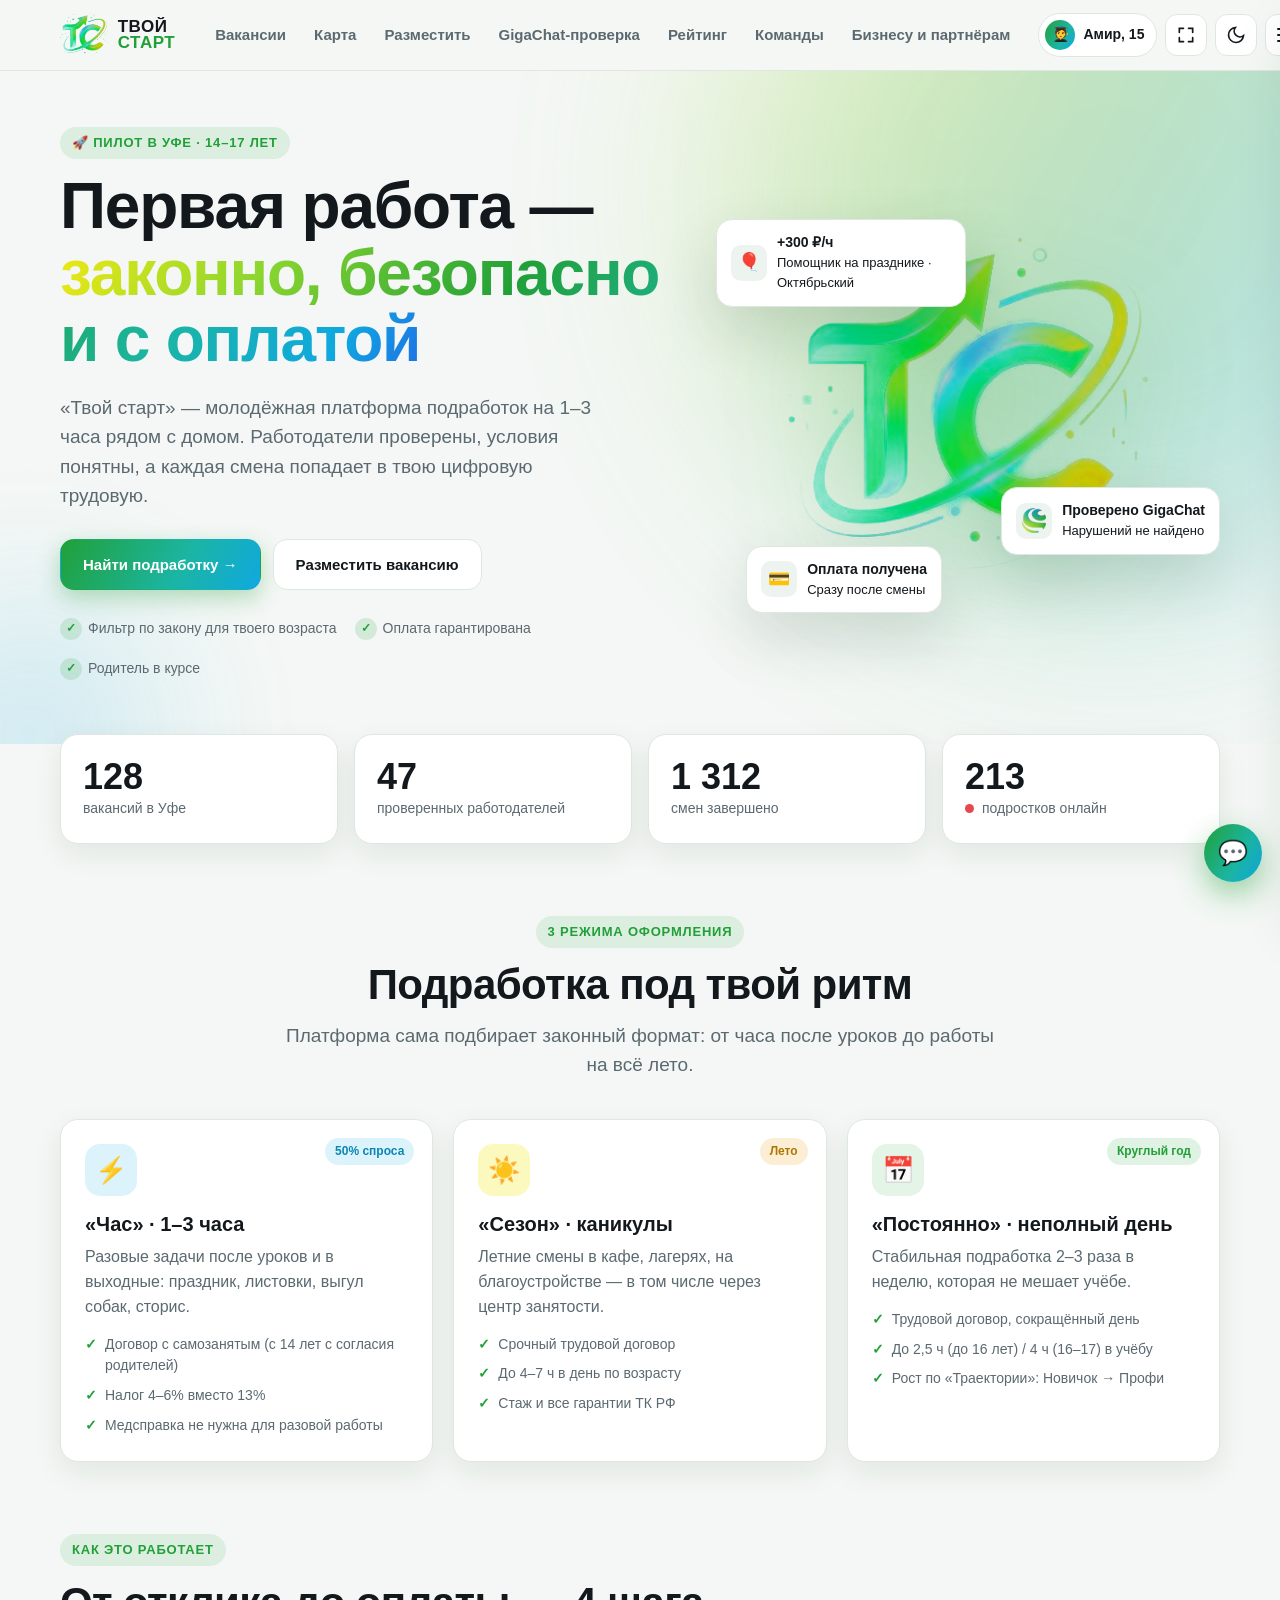
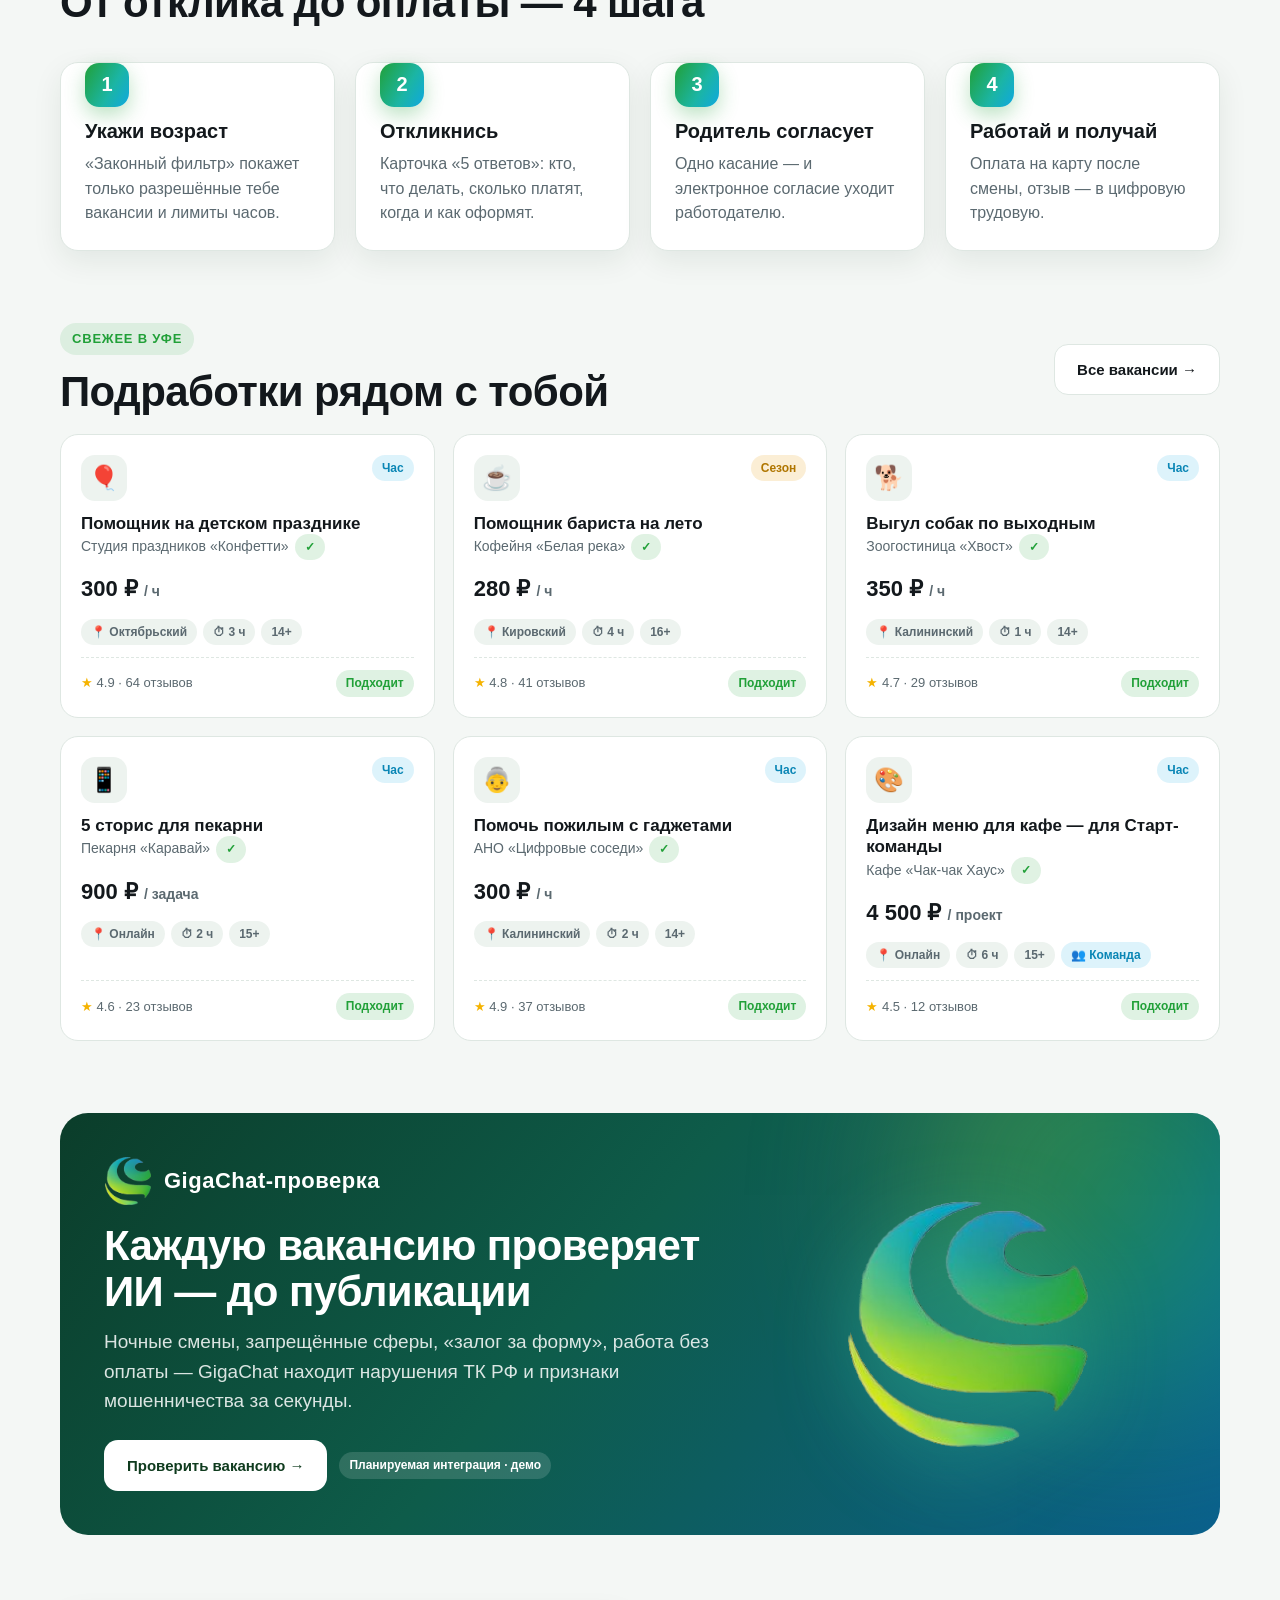
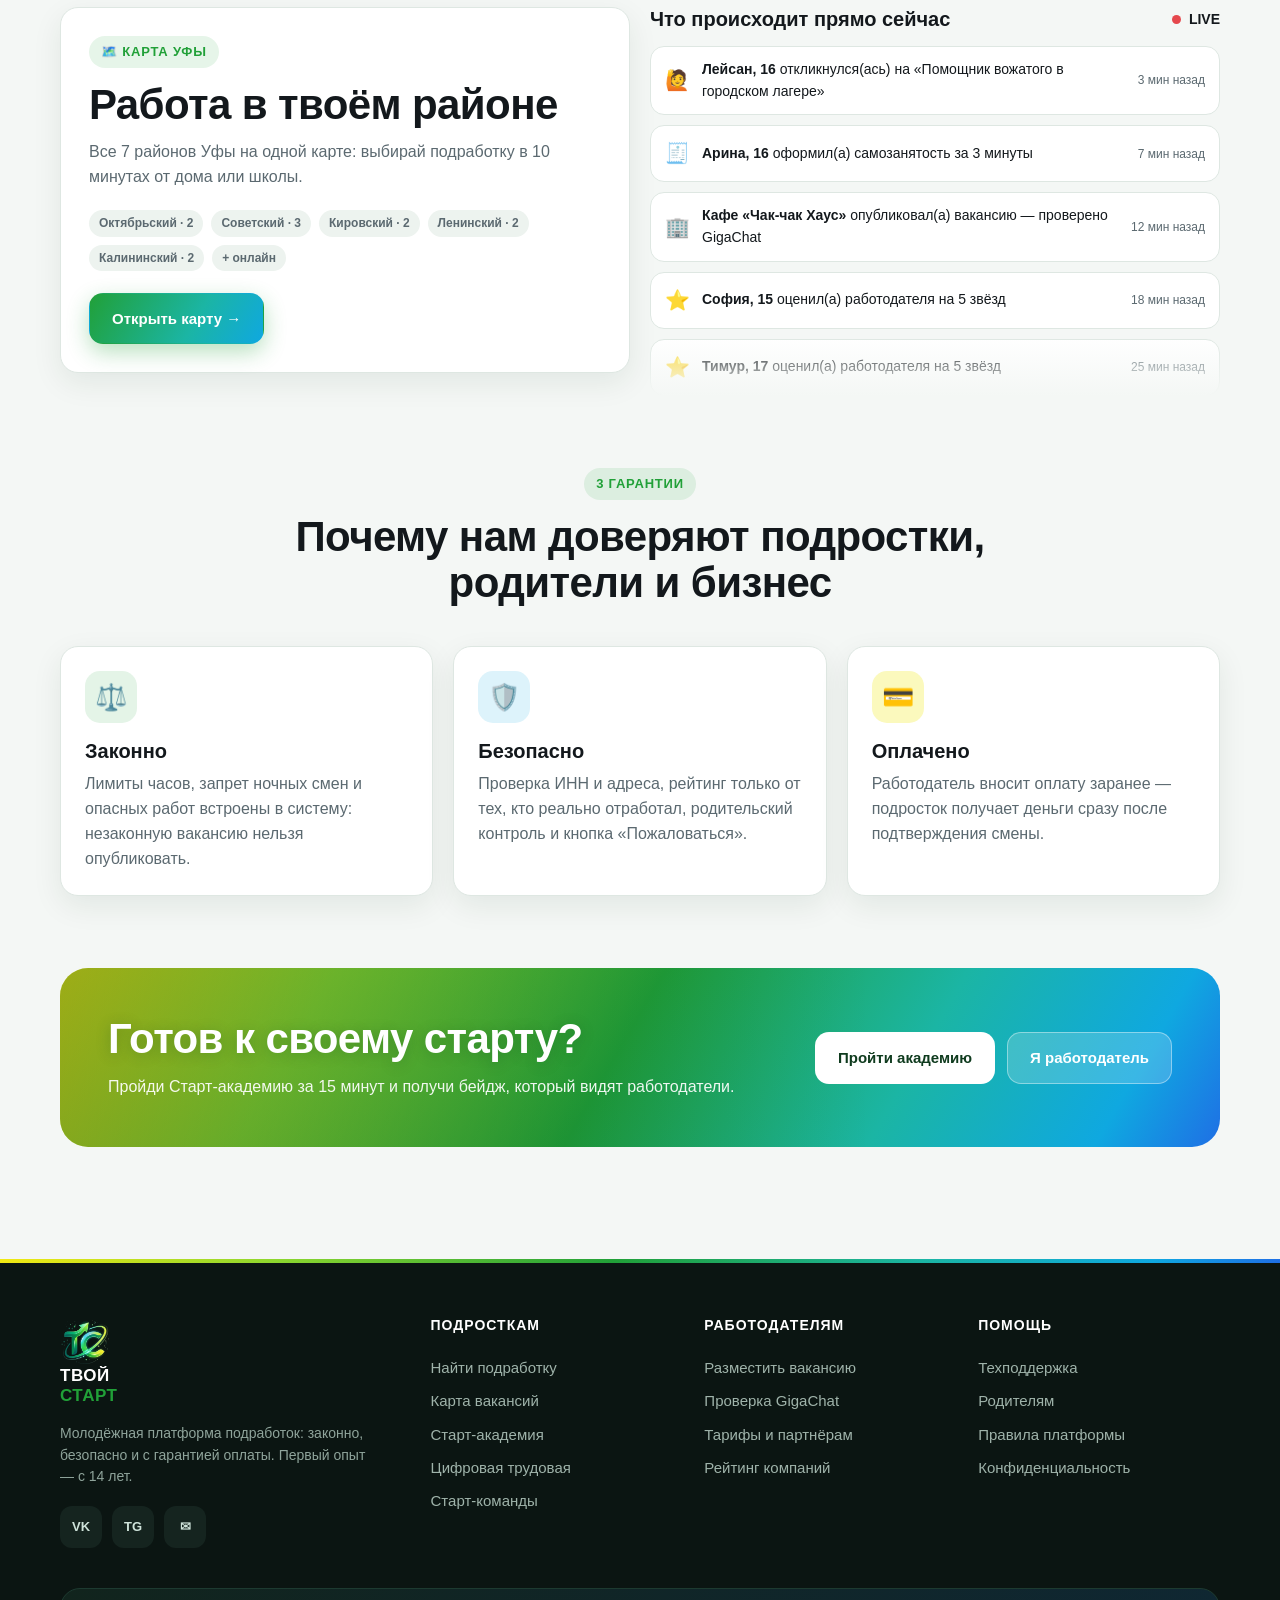
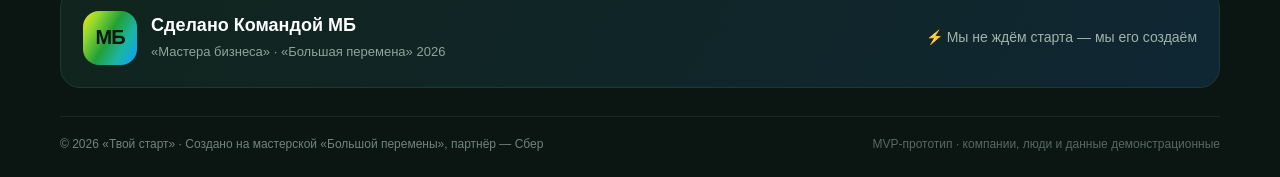
<file: tvoy-start/index.html>
<!DOCTYPE html>
<html lang="ru">
<head>
<meta charset="utf-8">
<meta name="viewport" content="width=device-width,initial-scale=1,viewport-fit=cover">
<title>Твой старт — молодёжная платформа подработок</title>
<meta name="description" content="Законные подработки на 1–3 часа для подростков 14–17 лет. Проверенные работодатели, гарантия оплаты, цифровая трудовая. Пилот — Уфа.">
<meta name="theme-color" content="#21A038">
<link rel="icon" href="assets/favicon.png">
<link rel="stylesheet" href="css/style.css">
<script>try{document.documentElement.dataset.theme=JSON.parse(localStorage.getItem('ts_theme'))||'light'}catch(e){document.documentElement.dataset.theme='light'}</script>
</head>
<body data-page="home">
<main>
  <!-- HERO -->
  <section class="hero">
    <div class="container hero-grid">
      <div>
        <span class="eyebrow">🚀 Пилот в Уфе · 14–17 лет</span>
        <h1>Первая работа — <span class="grad-text">законно, безопасно и с оплатой</span></h1>
        <p class="lead">«Твой старт» — молодёжная платформа подработок на 1–3 часа рядом с домом. Работодатели проверены, условия понятны, а каждая смена попадает в твою цифровую трудовую.</p>
        <div class="hero-cta">
          <a href="vacancies.html" class="btn btn-primary">Найти подработку →</a>
          <a href="post.html" class="btn btn-ghost">Разместить вакансию</a>
        </div>
        <div class="hero-trust">
          <span><i>✓</i>Фильтр по закону для твоего возраста</span>
          <span><i>✓</i>Оплата гарантирована</span>
          <span><i>✓</i>Родитель в курсе</span>
        </div>
      </div>
      <div class="hero-visual">
        <img class="hero-mark hm-light" src="assets/logo-mark-light.png" alt="Эмблема «Твой старт»">
        <img class="hero-mark hm-dark" src="assets/logo-mark.png" alt="">
        <div class="float-card fc1"><div class="fc-ico">🎈</div><div><b>+300 ₽/ч</b>Помощник на празднике · Октябрьский</div></div>
        <div class="float-card fc2"><div class="fc-ico"><img src="assets/gigachat-icon.png" alt="" style="width:24px"></div><div><b>Проверено GigaChat</b>Нарушений не найдено</div></div>
        <div class="float-card fc3"><div class="fc-ico">💳</div><div><b>Оплата получена</b>Сразу после смены</div></div>
      </div>
    </div>
  </section>

  <!-- STATS -->
  <div class="container">
    <div class="stats reveal">
      <div class="stat"><b data-count="128">0</b><span>вакансий в Уфе</span></div>
      <div class="stat"><b data-count="47">0</b><span>проверенных работодателей</span></div>
      <div class="stat"><b data-count="1312">0</b><span>смен завершено</span></div>
      <div class="stat"><b><span id="online">213</span></b><span class="live" style="color:var(--muted);font-weight:500"><i></i>подростков онлайн</span></div>
    </div>
  </div>

  <!-- 3 РЕЖИМА -->
  <section>
    <div class="container">
      <div class="sec-head center reveal"><span class="eyebrow">3 режима оформления</span><h2>Подработка под твой ритм</h2><p class="lead">Платформа сама подбирает законный формат: от часа после уроков до работы на всё лето.</p></div>
      <div class="grid g3">
        <div class="card hover mode-card reveal"><span class="badge blue tag">50% спроса</span><div class="ico blue">⚡</div><h3>«Час» · 1–3 часа</h3><p>Разовые задачи после уроков и в выходные: праздник, листовки, выгул собак, сторис.</p>
          <ul><li>Договор с самозанятым (с 14 лет с согласия родителей)</li><li>Налог 4–6% вместо 13%</li><li>Медсправка не нужна для разовой работы</li></ul></div>
        <div class="card hover mode-card reveal"><span class="badge warn tag">Лето</span><div class="ico yel">☀️</div><h3>«Сезон» · каникулы</h3><p>Летние смены в кафе, лагерях, на благоустройстве — в том числе через центр занятости.</p>
          <ul><li>Срочный трудовой договор</li><li>До 4–7 ч в день по возрасту</li><li>Стаж и все гарантии ТК РФ</li></ul></div>
        <div class="card hover mode-card reveal"><span class="badge ok tag">Круглый год</span><div class="ico">📅</div><h3>«Постоянно» · неполный день</h3><p>Стабильная подработка 2–3 раза в неделю, которая не мешает учёбе.</p>
          <ul><li>Трудовой договор, сокращённый день</li><li>До 2,5 ч (до 16 лет) / 4 ч (16–17) в учёбу</li><li>Рост по «Траектории»: Новичок → Профи</li></ul></div>
      </div>
    </div>
  </section>

  <!-- КАК ЭТО РАБОТАЕТ -->
  <section style="padding-top:0">
    <div class="container">
      <div class="sec-head reveal"><span class="eyebrow">Как это работает</span><h2>От отклика до оплаты — 4 шага</h2></div>
      <div class="steps">
        <div class="card step reveal"><h3>Укажи возраст</h3><p>«Законный фильтр» покажет только разрешённые тебе вакансии и лимиты часов.</p></div>
        <div class="card step reveal"><h3>Откликнись</h3><p>Карточка «5 ответов»: кто, что делать, сколько платят, когда и как оформят.</p></div>
        <div class="card step reveal"><h3>Родитель согласует</h3><p>Одно касание — и электронное согласие уходит работодателю.</p></div>
        <div class="card step reveal"><h3>Работай и получай</h3><p>Оплата на карту после смены, отзыв — в цифровую трудовую.</p></div>
      </div>
    </div>
  </section>

  <!-- ВАКАНСИИ -->
  <section style="padding-top:0">
    <div class="container">
      <div class="toolbar reveal"><div><span class="eyebrow">Свежее в Уфе</span><h2 style="margin:0">Подработки рядом с тобой</h2></div><a href="vacancies.html" class="btn btn-ghost">Все вакансии →</a></div>
      <div class="vac-grid" id="featured"></div>
    </div>
  </section>

  <!-- GIGACHAT -->
  <section style="padding-top:0">
    <div class="container">
      <div class="gc-band reveal">
        <div class="gc-grid">
          <div>
            <div class="gc-logo"><img src="assets/gigachat-icon.png" alt="GigaChat">GigaChat-проверка</div>
            <h2 style="color:#fff;margin-top:18px">Каждую вакансию проверяет ИИ — до публикации</h2>
            <p class="lead" style="color:rgba(255,255,255,.85)">Ночные смены, запрещённые сферы, «залог за форму», работа без оплаты — GigaChat находит нарушения ТК РФ и признаки мошенничества за секунды.</p>
            <div style="display:flex;gap:12px;flex-wrap:wrap;margin-top:24px"><a href="gigachat.html" class="btn btn-white">Проверить вакансию →</a><span class="badge" style="background:rgba(255,255,255,.14);color:#fff;align-self:center">Планируемая интеграция · демо</span></div>
          </div>
          <img class="gc-orb" src="assets/gigachat-icon.png" alt="">
        </div>
      </div>
    </div>
  </section>

  <!-- КАРТА + ЛЕНТА -->
  <section style="padding-top:0">
    <div class="container grid g2" style="align-items:start">
      <div class="card reveal" style="padding:28px">
        <span class="eyebrow">🗺️ Карта Уфы</span><h2>Работа в твоём районе</h2>
        <p style="margin-bottom:20px">Все 7 районов Уфы на одной карте: выбирай подработку в 10 минутах от дома или школы.</p>
        <div class="chips" style="margin-bottom:22px"><span class="badge">Октябрьский · 2</span><span class="badge">Советский · 3</span><span class="badge">Кировский · 2</span><span class="badge">Ленинский · 2</span><span class="badge">Калининский · 2</span><span class="badge">+ онлайн</span></div>
        <a href="map.html" class="btn btn-primary">Открыть карту →</a>
      </div>
      <div class="reveal">
        <div style="display:flex;justify-content:space-between;align-items:center;margin-bottom:14px"><h3 style="margin:0">Что происходит прямо сейчас</h3><span class="live"><i></i>LIVE</span></div>
        <div class="feed" id="feed"></div>
      </div>
    </div>
  </section>

  <!-- ГАРАНТИИ -->
  <section style="padding-top:0">
    <div class="container">
      <div class="sec-head center reveal"><span class="eyebrow">3 гарантии</span><h2>Почему нам доверяют подростки, родители и бизнес</h2></div>
      <div class="grid g3">
        <div class="card reveal"><div class="ico">⚖️</div><h3>Законно</h3><p>Лимиты часов, запрет ночных смен и опасных работ встроены в систему: незаконную вакансию нельзя опубликовать.</p></div>
        <div class="card reveal"><div class="ico blue">🛡️</div><h3>Безопасно</h3><p>Проверка ИНН и адреса, рейтинг только от тех, кто реально отработал, родительский контроль и кнопка «Пожаловаться».</p></div>
        <div class="card reveal"><div class="ico yel">💳</div><h3>Оплачено</h3><p>Работодатель вносит оплату заранее — подросток получает деньги сразу после подтверждения смены.</p></div>
      </div>
    </div>
  </section>

  <!-- CTA -->
  <section style="padding-top:0">
    <div class="container">
      <div class="cta reveal">
        <div><h2>Готов к своему старту?</h2><p>Пройди Старт-академию за 15 минут и получи бейдж, который видят работодатели.</p></div>
        <div style="display:flex;gap:12px;flex-wrap:wrap"><a href="academy.html" class="btn btn-white">Пройти академию</a><a href="business.html" class="btn" style="background:rgba(255,255,255,.18);color:#fff;border-color:rgba(255,255,255,.4)">Я работодатель</a></div>
      </div>
    </div>
  </section>
</main>
<script src="js/data.js"></script>
<script src="js/app.js"></script>
</body>
</html>
</file>
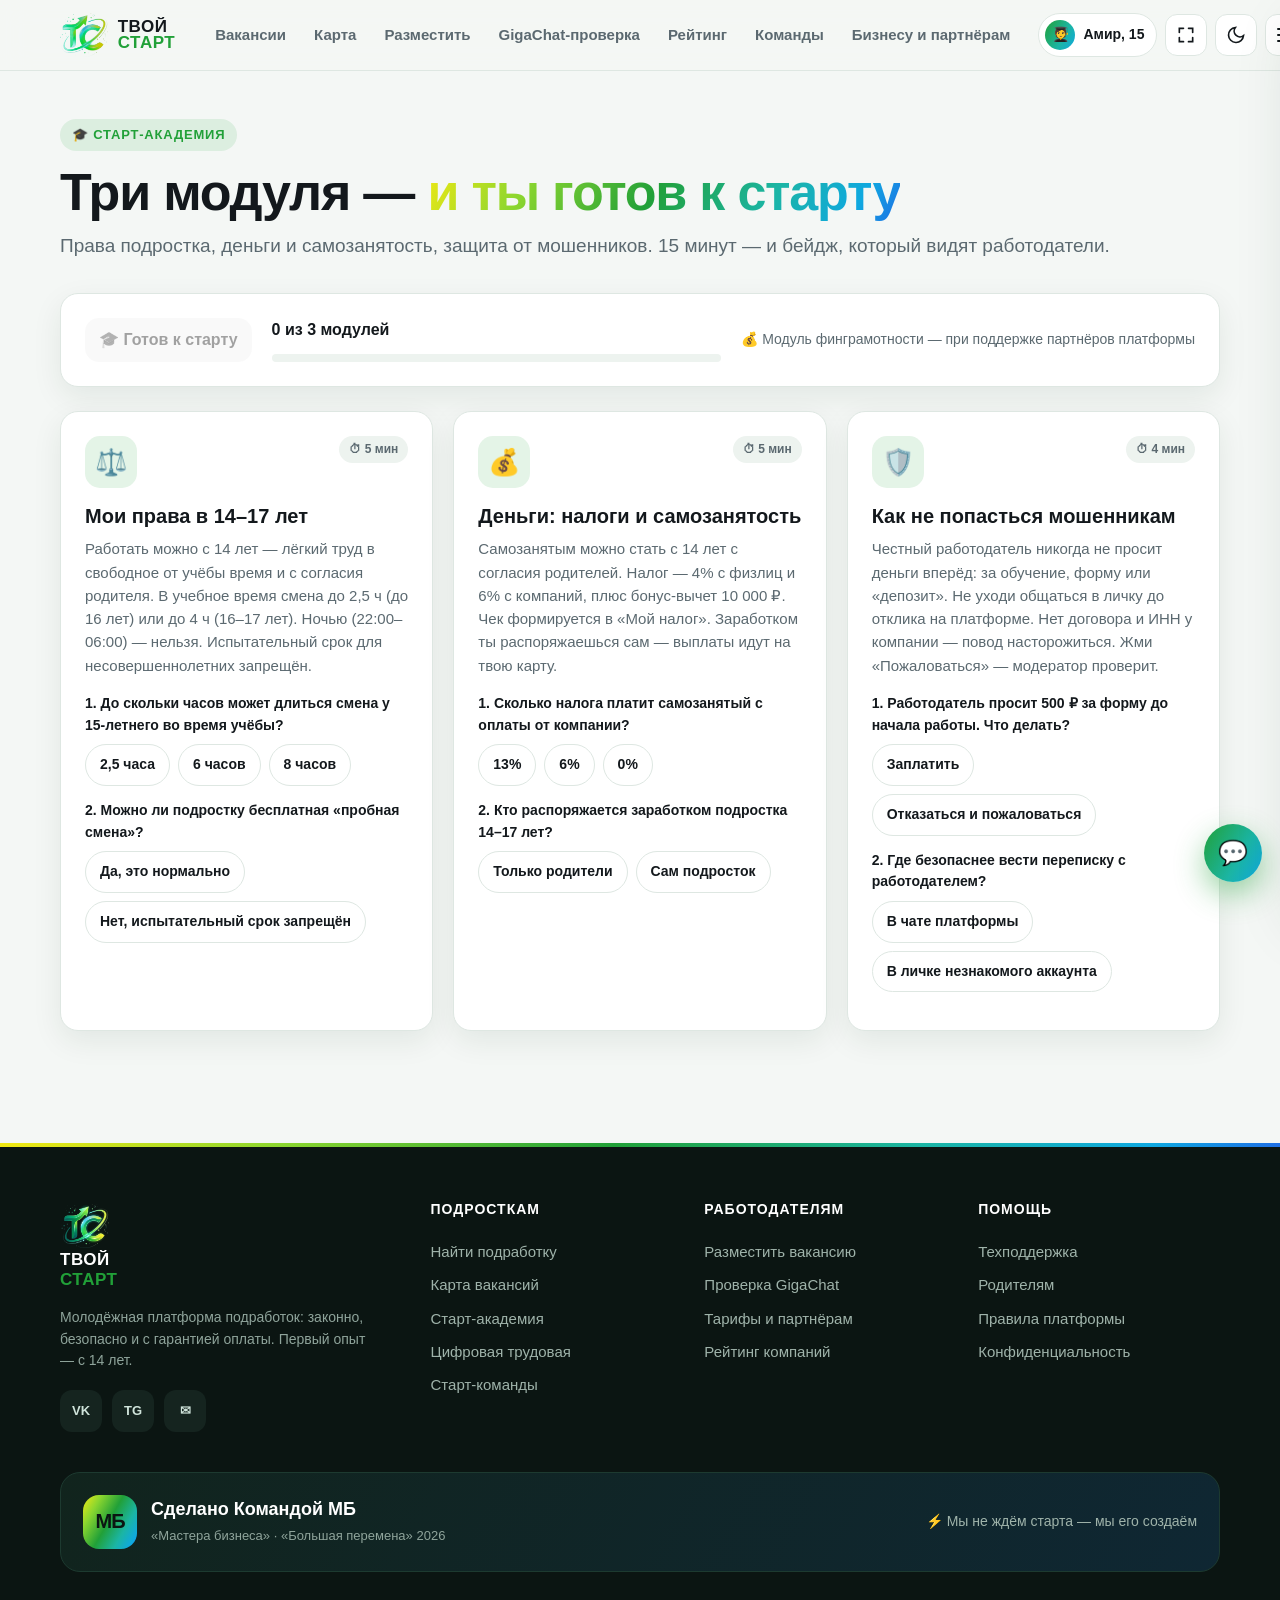
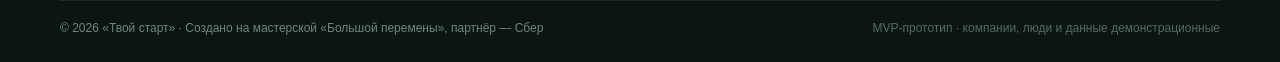
<file: tvoy-start/academy.html>
<!DOCTYPE html>
<html lang="ru">
<head>
<meta charset="utf-8">
<meta name="viewport" content="width=device-width,initial-scale=1,viewport-fit=cover">
<title>Старт-академия — Твой старт</title>
<meta name="description" content="Три коротких модуля о правах, деньгах и безопасности перед первой подработкой.">
<meta name="theme-color" content="#21A038">
<link rel="icon" href="assets/favicon.png">
<link rel="stylesheet" href="css/style.css">
<script>try{document.documentElement.dataset.theme=JSON.parse(localStorage.getItem('ts_theme'))||'light'}catch(e){document.documentElement.dataset.theme='light'}</script>
</head>
<body data-page="academy">
<main>
<section class="page-hero"><div class="container"><span class="eyebrow">🎓 Старт-академия</span><h1>Три модуля — <span class="grad-text">и ты готов к старту</span></h1><p class="lead">Права подростка, деньги и самозанятость, защита от мошенников. 15 минут — и бейдж, который видят работодатели.</p></div></section>

<section style="padding-top:8px"><div class="container">
  <div class="card" style="display:flex;gap:20px;align-items:center;flex-wrap:wrap;margin-bottom:24px">
    <span class="bdg off" id="acadBadge" style="font-size:16px">🎓 Готов к старту</span>
    <div style="flex:1;min-width:200px"><b id="acadTxt">0 из 3 модулей</b><div class="progress"><i id="acadBar" style="width:0"></i></div></div>
    <span class="muted" style="font-size:14px">💰 Модуль финграмотности — при поддержке партнёров платформы</span>
  </div>
  <div class="grid g3" id="modules"></div>
</div></section>
</main>
<script src="js/data.js"></script>
<script src="js/app.js"></script>
</body>
</html>
</file>
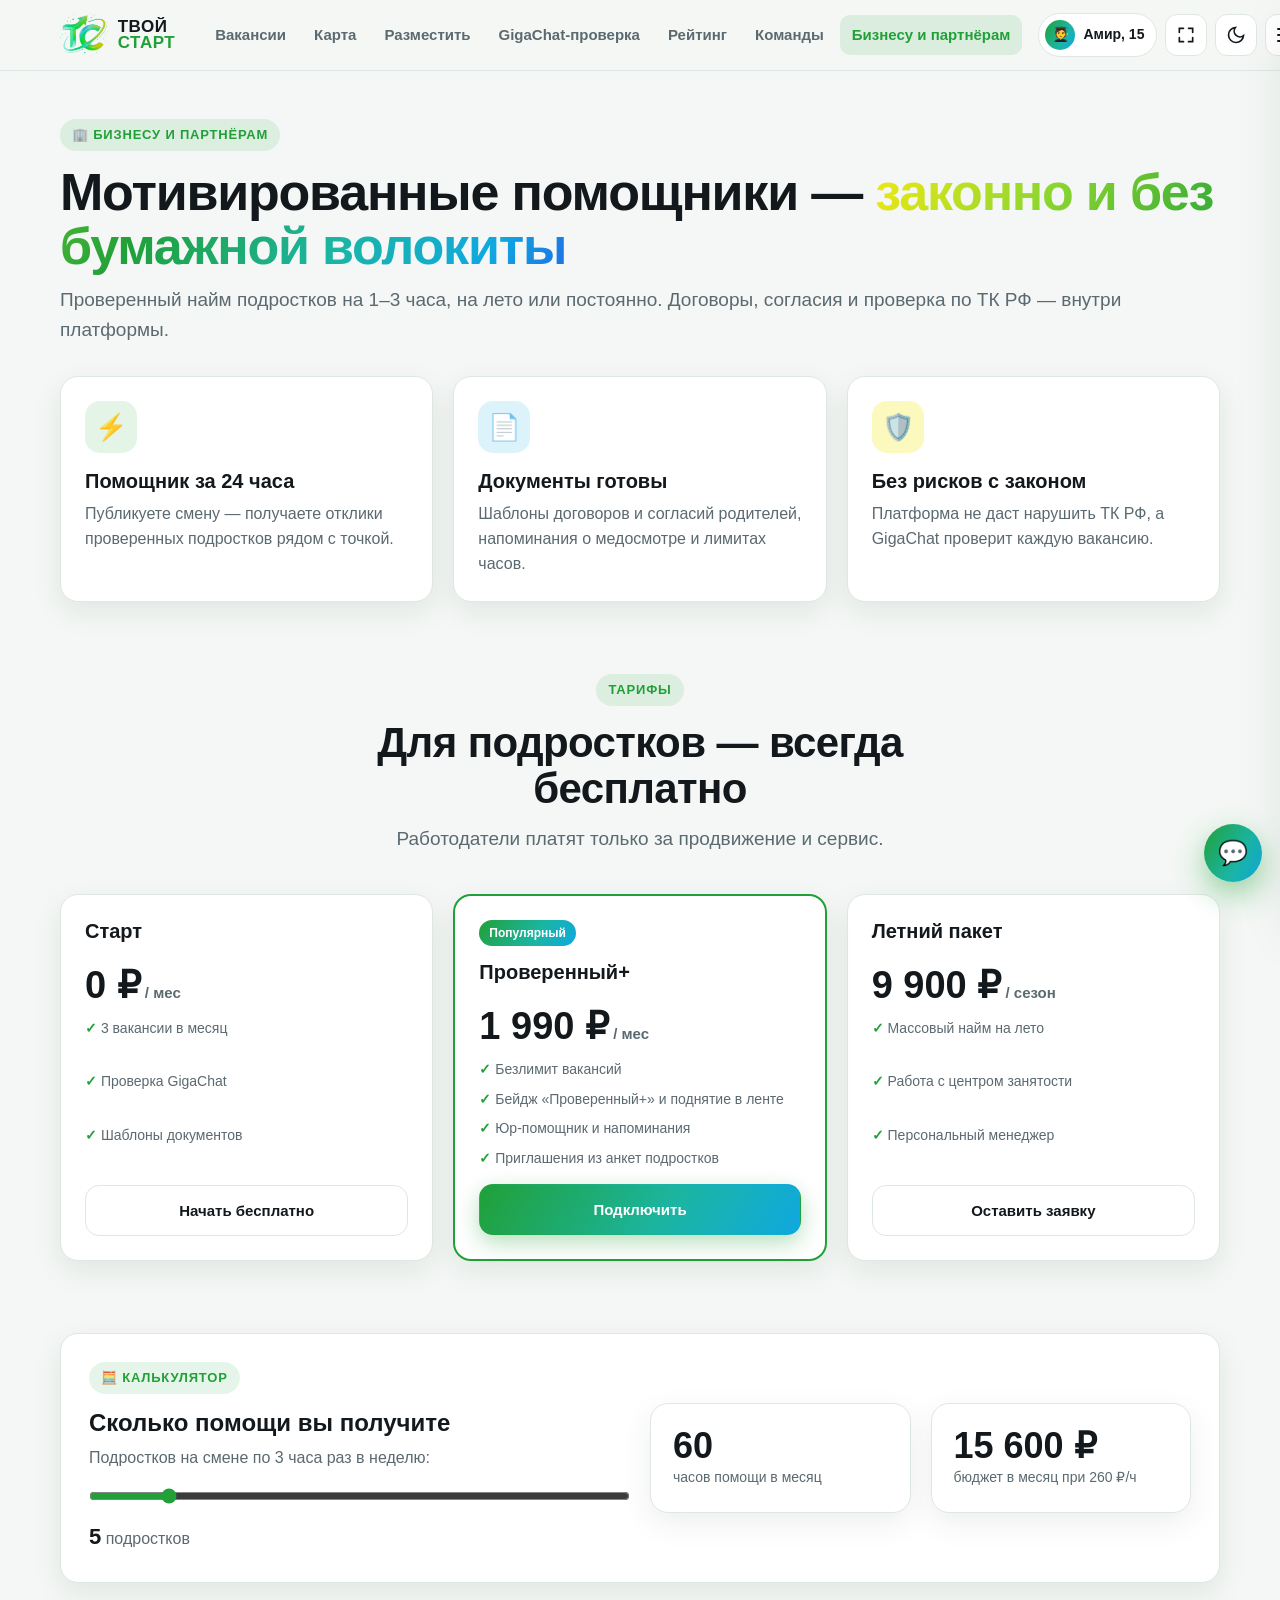
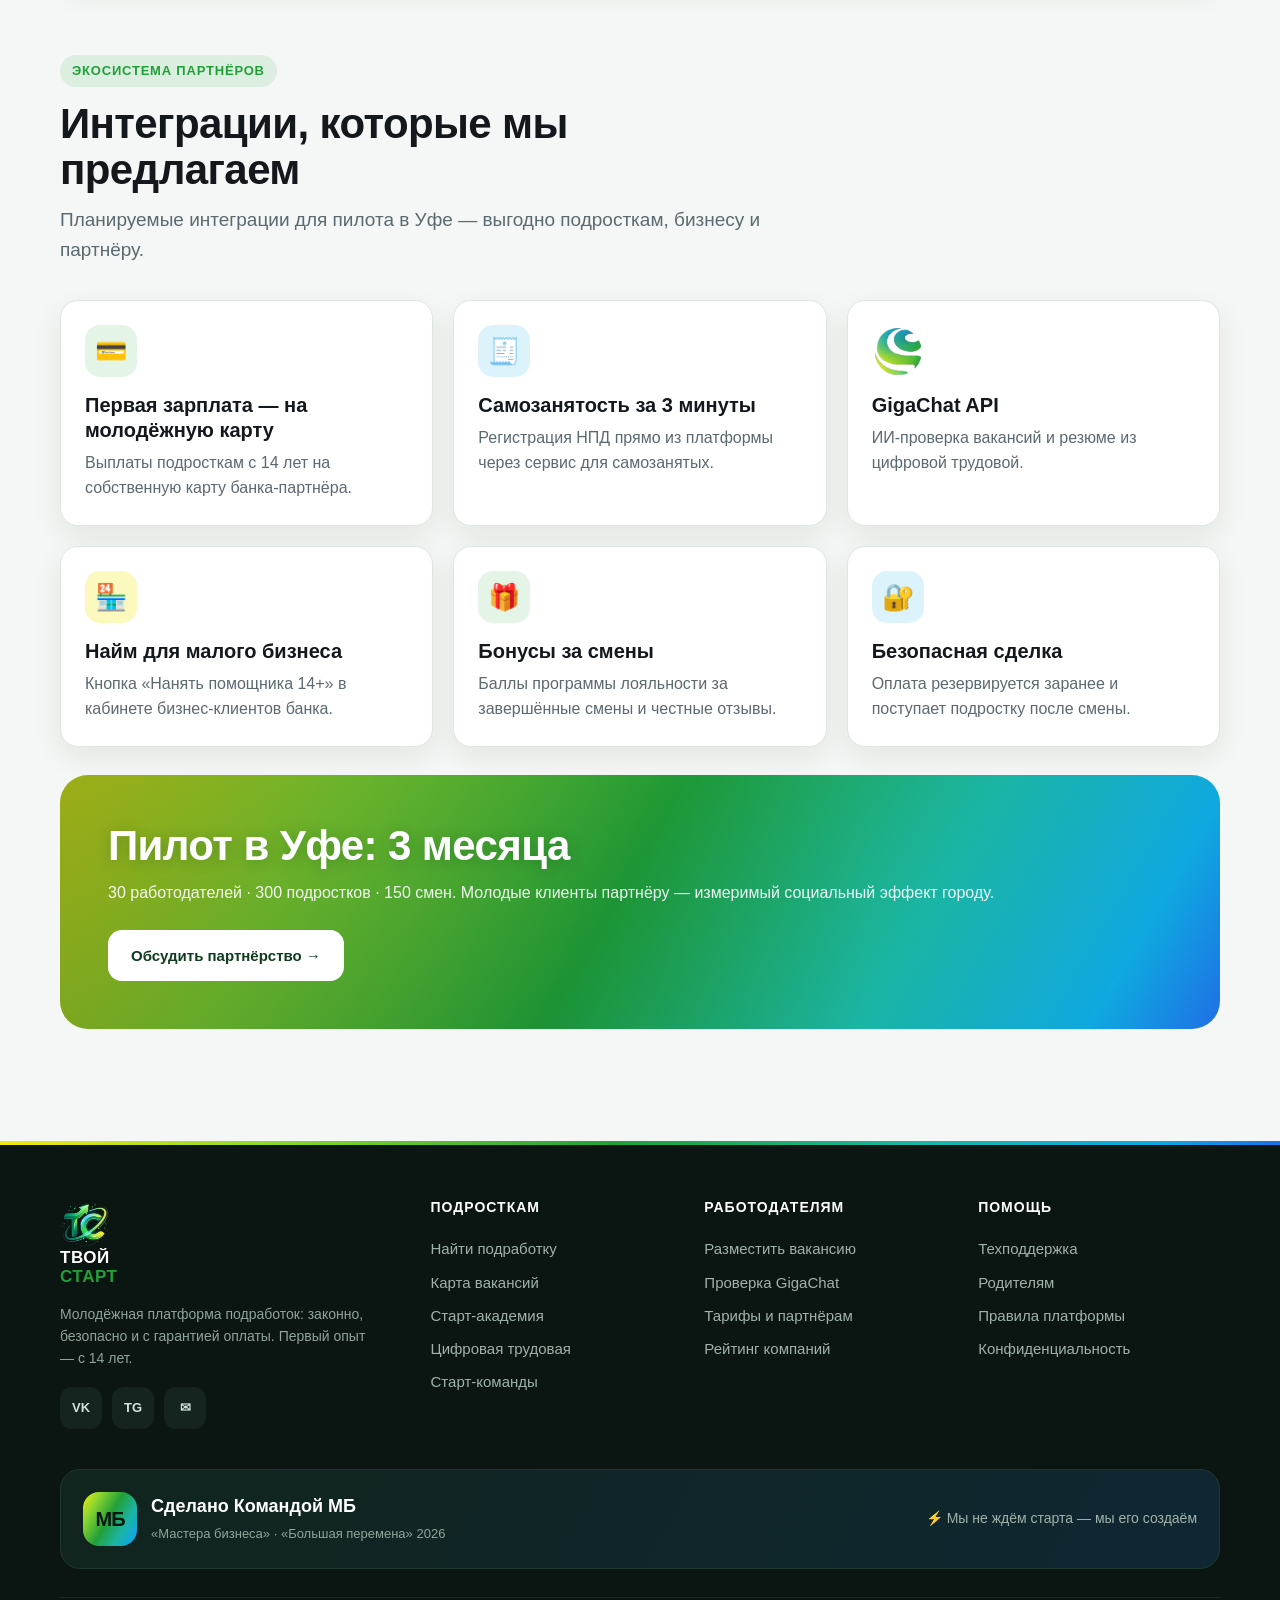
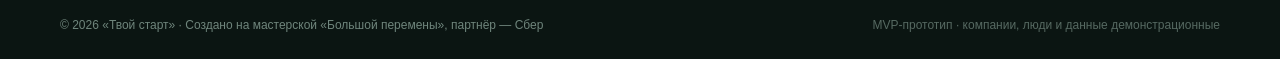
<file: tvoy-start/business.html>
<!DOCTYPE html>
<html lang="ru">
<head>
<meta charset="utf-8">
<meta name="viewport" content="width=device-width,initial-scale=1,viewport-fit=cover">
<title>Бизнесу и партнёрам — Твой старт</title>
<meta name="description" content="Тарифы для работодателей и партнёрские интеграции платформы «Твой старт».">
<meta name="theme-color" content="#21A038">
<link rel="icon" href="assets/favicon.png">
<link rel="stylesheet" href="css/style.css">
<script>try{document.documentElement.dataset.theme=JSON.parse(localStorage.getItem('ts_theme'))||'light'}catch(e){document.documentElement.dataset.theme='light'}</script>
</head>
<body data-page="business">
<main>
<section class="page-hero"><div class="container"><span class="eyebrow">🏢 Бизнесу и партнёрам</span><h1>Мотивированные помощники — <span class="grad-text">законно и без бумажной волокиты</span></h1><p class="lead">Проверенный найм подростков на 1–3 часа, на лето или постоянно. Договоры, согласия и проверка по ТК РФ — внутри платформы.</p></div></section>

<section style="padding-top:8px"><div class="container">
  <div class="grid g3">
    <div class="card hover reveal"><div class="ico">⚡</div><h3>Помощник за 24 часа</h3><p>Публикуете смену — получаете отклики проверенных подростков рядом с точкой.</p></div>
    <div class="card hover reveal"><div class="ico blue">📄</div><h3>Документы готовы</h3><p>Шаблоны договоров и согласий родителей, напоминания о медосмотре и лимитах часов.</p></div>
    <div class="card hover reveal"><div class="ico yel">🛡️</div><h3>Без рисков с законом</h3><p>Платформа не даст нарушить ТК РФ, а GigaChat проверит каждую вакансию.</p></div>
  </div>
</div></section>
<section style="padding-top:0"><div class="container">
  <div class="sec-head center reveal"><span class="eyebrow">Тарифы</span><h2>Для подростков — всегда бесплатно</h2><p class="lead">Работодатели платят только за продвижение и сервис.</p></div>
  <div class="grid g3" style="align-items:stretch">
    <div class="card price reveal"><h3>Старт</h3><div class="sum">0 ₽<small> / мес</small></div><ul><li>3 вакансии в месяц</li><li>Проверка GigaChat</li><li>Шаблоны документов</li></ul><button class="btn btn-ghost" data-plan="Старт">Начать бесплатно</button></div>
    <div class="card price hot reveal"><span class="badge grad" style="align-self:flex-start">Популярный</span><h3>Проверенный+</h3><div class="sum">1 990 ₽<small> / мес</small></div><ul><li>Безлимит вакансий</li><li>Бейдж «Проверенный+» и поднятие в ленте</li><li>Юр-помощник и напоминания</li><li>Приглашения из анкет подростков</li></ul><button class="btn btn-primary" data-plan="Проверенный+">Подключить</button></div>
    <div class="card price reveal"><h3>Летний пакет</h3><div class="sum">9 900 ₽<small> / сезон</small></div><ul><li>Массовый найм на лето</li><li>Работа с центром занятости</li><li>Персональный менеджер</li></ul><button class="btn btn-ghost" data-plan="Летний пакет">Оставить заявку</button></div>
  </div>
</div></section>
<section style="padding-top:0"><div class="container">
  <div class="card reveal" style="padding:28px"><div class="grid g2" style="align-items:center">
    <div><span class="eyebrow">🧮 Калькулятор</span><h3 style="font-size:24px">Сколько помощи вы получите</h3><p style="margin-bottom:16px">Подростков на смене по 3 часа раз в неделю:</p>
      <input type="range" id="calcRange" min="1" max="30" value="5" aria-label="Количество подростков"><p style="margin-top:8px"><b id="calcN" style="font-size:22px;color:var(--text)">5</b> подростков</p></div>
    <div class="grid g2"><div class="stat"><b id="calcHours">0</b><span>часов помощи в месяц</span></div><div class="stat"><b id="calcSave">0</b><span>бюджет в месяц при 260 ₽/ч</span></div></div>
  </div></div>
</div></section>
<section style="padding-top:0"><div class="container">
  <div class="sec-head reveal"><span class="eyebrow">Экосистема партнёров</span><h2>Интеграции, которые мы предлагаем</h2><p class="lead">Планируемые интеграции для пилота в Уфе — выгодно подросткам, бизнесу и партнёру.</p></div>
  <div class="grid g3">
    <div class="card hover reveal"><div class="ico">💳</div><h3>Первая зарплата — на молодёжную карту</h3><p>Выплаты подросткам с 14 лет на собственную карту банка-партнёра.</p></div>
    <div class="card hover reveal"><div class="ico blue">🧾</div><h3>Самозанятость за 3 минуты</h3><p>Регистрация НПД прямо из платформы через сервис для самозанятых.</p></div>
    <div class="card hover reveal"><div class="ico" style="background:transparent"><img src="assets/gigachat-icon.png" alt="GigaChat" style="width:46px"></div><h3>GigaChat API</h3><p>ИИ-проверка вакансий и резюме из цифровой трудовой.</p></div>
    <div class="card hover reveal"><div class="ico yel">🏪</div><h3>Найм для малого бизнеса</h3><p>Кнопка «Нанять помощника 14+» в кабинете бизнес-клиентов банка.</p></div>
    <div class="card hover reveal"><div class="ico">🎁</div><h3>Бонусы за смены</h3><p>Баллы программы лояльности за завершённые смены и честные отзывы.</p></div>
    <div class="card hover reveal"><div class="ico blue">🔐</div><h3>Безопасная сделка</h3><p>Оплата резервируется заранее и поступает подростку после смены.</p></div>
  </div>
  <div class="cta reveal" style="margin-top:28px">
    <div><h2>Пилот в Уфе: 3 месяца</h2><p>30 работодателей · 300 подростков · 150 смен. Молодые клиенты партнёру — измеримый социальный эффект городу.</p></div>
    <a href="support.html" class="btn btn-white">Обсудить партнёрство →</a>
  </div>
</div></section>
</main>
<script src="js/data.js"></script>
<script src="js/app.js"></script>
</body>
</html>
</file>
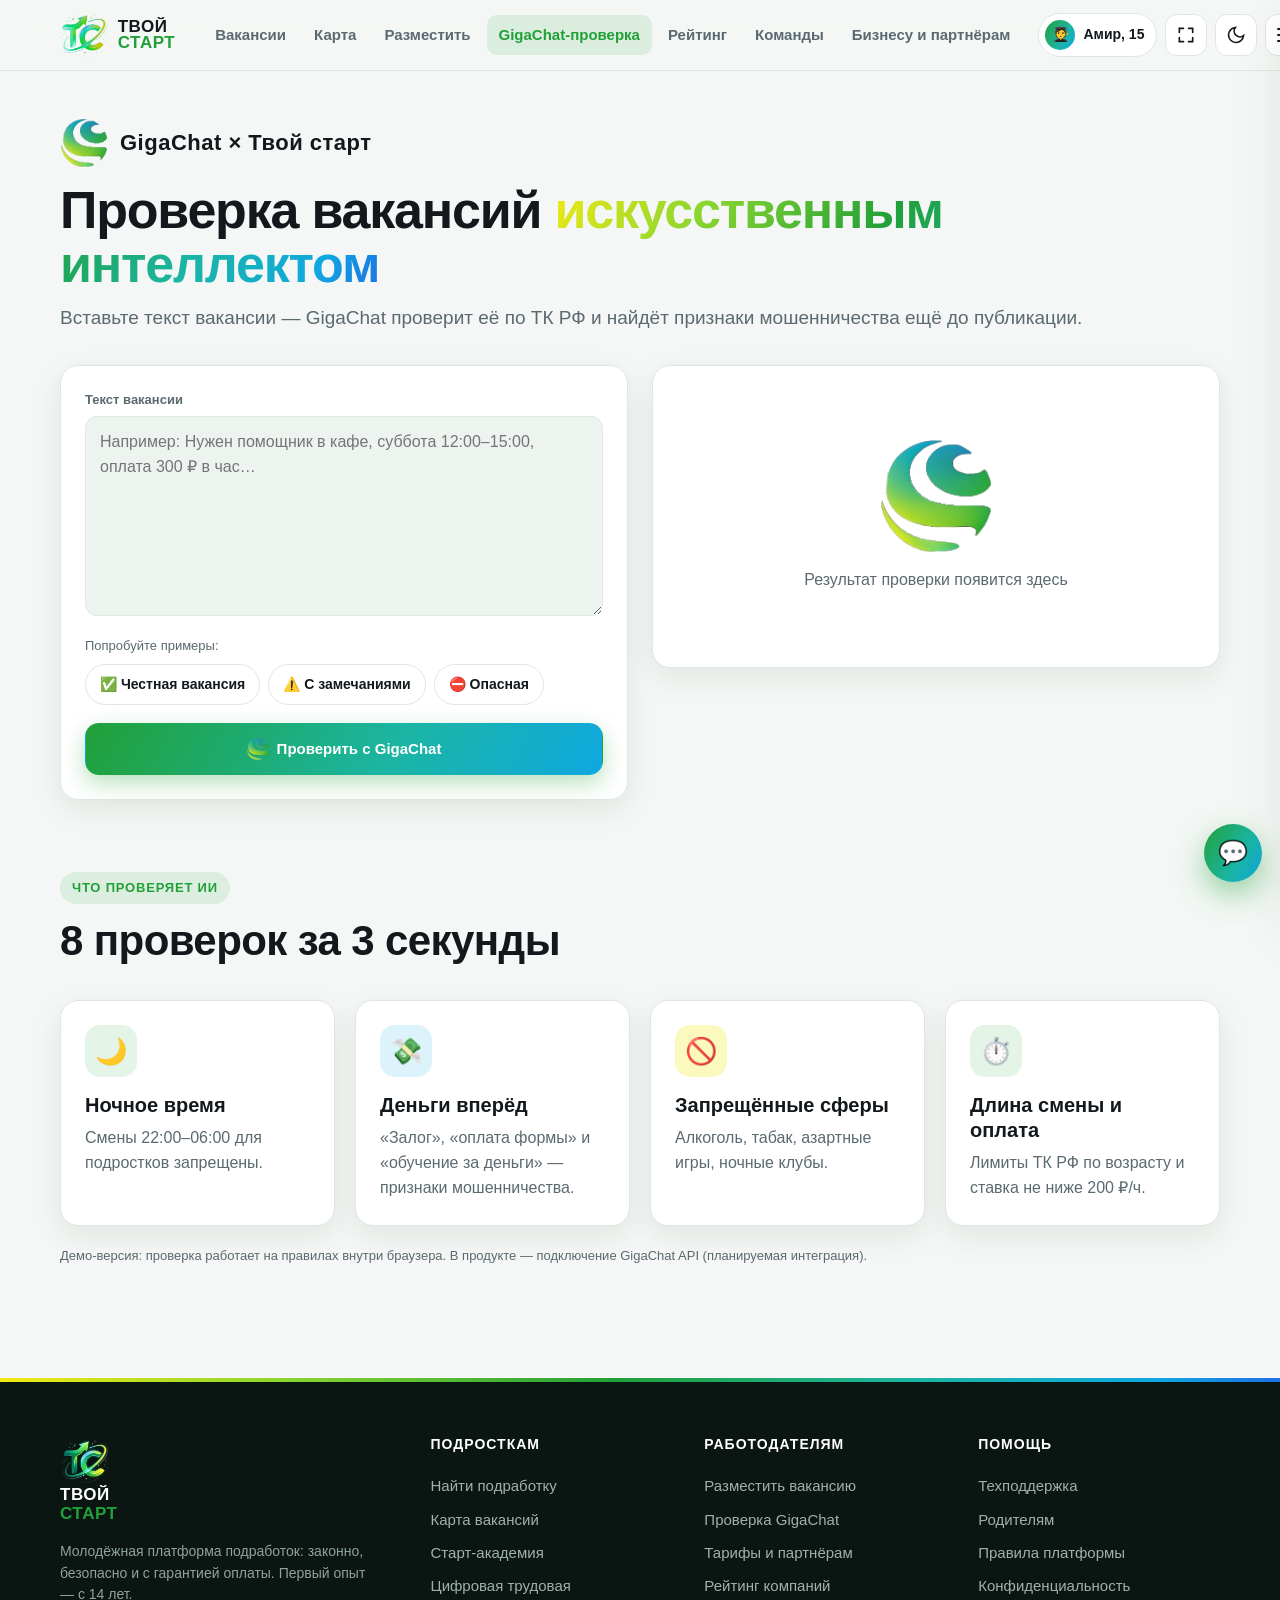
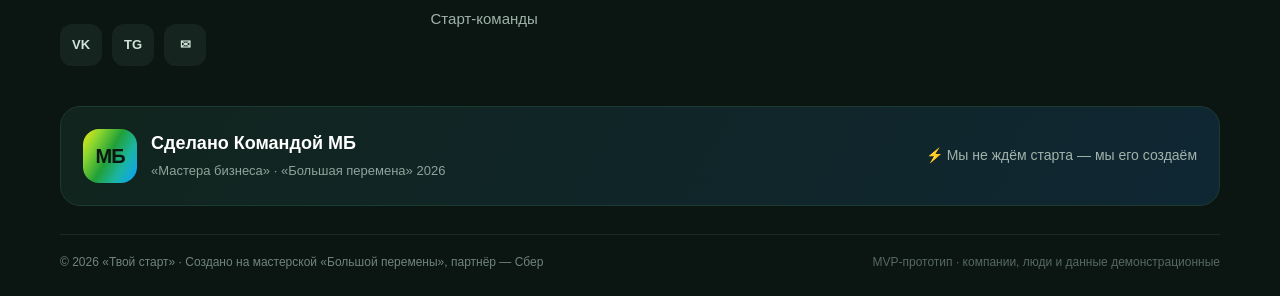
<file: tvoy-start/gigachat.html>
<!DOCTYPE html>
<html lang="ru">
<head>
<meta charset="utf-8">
<meta name="viewport" content="width=device-width,initial-scale=1,viewport-fit=cover">
<title>GigaChat-проверка — Твой старт</title>
<meta name="description" content="ИИ-проверка вакансий на законность и признаки мошенничества.">
<meta name="theme-color" content="#21A038">
<link rel="icon" href="assets/favicon.png">
<link rel="stylesheet" href="css/style.css">
<script>try{document.documentElement.dataset.theme=JSON.parse(localStorage.getItem('ts_theme'))||'light'}catch(e){document.documentElement.dataset.theme='light'}</script>
</head>
<body data-page="gigachat">
<main>
<section class="page-hero"><div class="container"><div class="gc-logo" style="margin-bottom:16px"><img src="assets/gigachat-icon.png" alt="GigaChat"><span>GigaChat × Твой старт</span></div>
<h1>Проверка вакансий <span class="grad-text">искусственным интеллектом</span></h1><p class="lead">Вставьте текст вакансии — GigaChat проверит её по ТК РФ и найдёт признаки мошенничества ещё до публикации.</p></div></section>
<section style="padding-top:8px"><div class="container gc-panel">
  <div class="card">
    <div class="field"><label>Текст вакансии</label><textarea id="gcText" style="min-height:200px" placeholder="Например: Нужен помощник в кафе, суббота 12:00–15:00, оплата 300 ₽ в час…"></textarea></div>
    <p class="muted" style="font-size:13px;margin:12px 0 8px">Попробуйте примеры:</p>
    <div class="chips" style="margin-bottom:18px"><button class="chip" data-preset="good">✅ Честная вакансия</button><button class="chip" data-preset="mid">⚠️ С замечаниями</button><button class="chip" data-preset="bad">⛔ Опасная</button></div>
    <button class="btn btn-primary btn-block" id="gcRun"><img src="assets/gigachat-icon.png" alt="" style="width:22px"> Проверить с GigaChat</button>
  </div>
  <div class="card gc-result" id="gcOut"><div class="empty"><img src="assets/gigachat-icon.png" alt="" style="width:110px;margin:0 auto 16px;animation:spin 30s linear infinite">Результат проверки появится здесь</div></div>
</div></section>
<section style="padding-top:0"><div class="container">
  <div class="sec-head reveal"><span class="eyebrow">Что проверяет ИИ</span><h2>8 проверок за 3 секунды</h2></div>
  <div class="grid g4">
    <div class="card reveal"><div class="ico">🌙</div><h3>Ночное время</h3><p>Смены 22:00–06:00 для подростков запрещены.</p></div>
    <div class="card reveal"><div class="ico blue">💸</div><h3>Деньги вперёд</h3><p>«Залог», «оплата формы» и «обучение за деньги» — признаки мошенничества.</p></div>
    <div class="card reveal"><div class="ico yel">🚫</div><h3>Запрещённые сферы</h3><p>Алкоголь, табак, азартные игры, ночные клубы.</p></div>
    <div class="card reveal"><div class="ico">⏱️</div><h3>Длина смены и оплата</h3><p>Лимиты ТК РФ по возрасту и ставка не ниже 200 ₽/ч.</p></div>
  </div>
  <p class="muted" style="font-size:13px;margin-top:20px">Демо-версия: проверка работает на правилах внутри браузера. В продукте — подключение GigaChat API (планируемая интеграция).</p>
</div></section>
</main>
<script src="js/data.js"></script>
<script src="js/app.js"></script>
</body>
</html>
</file>
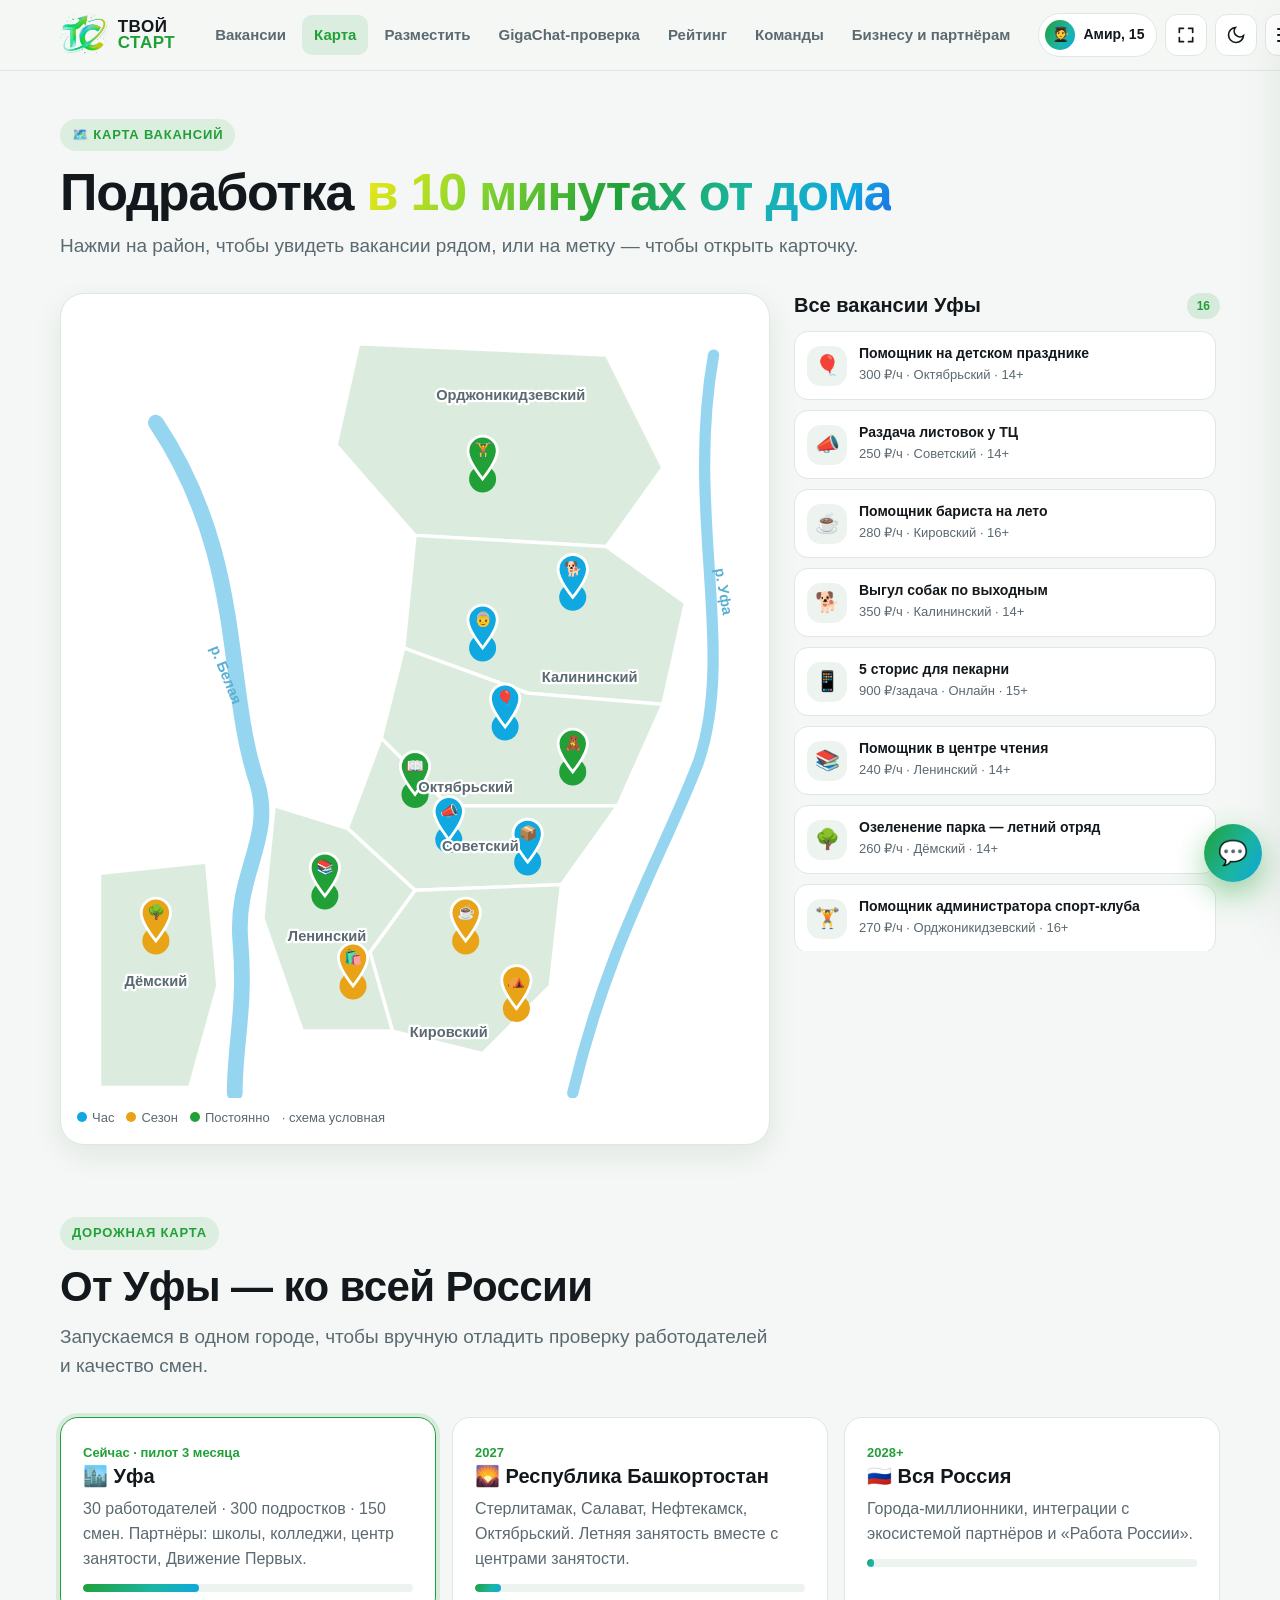
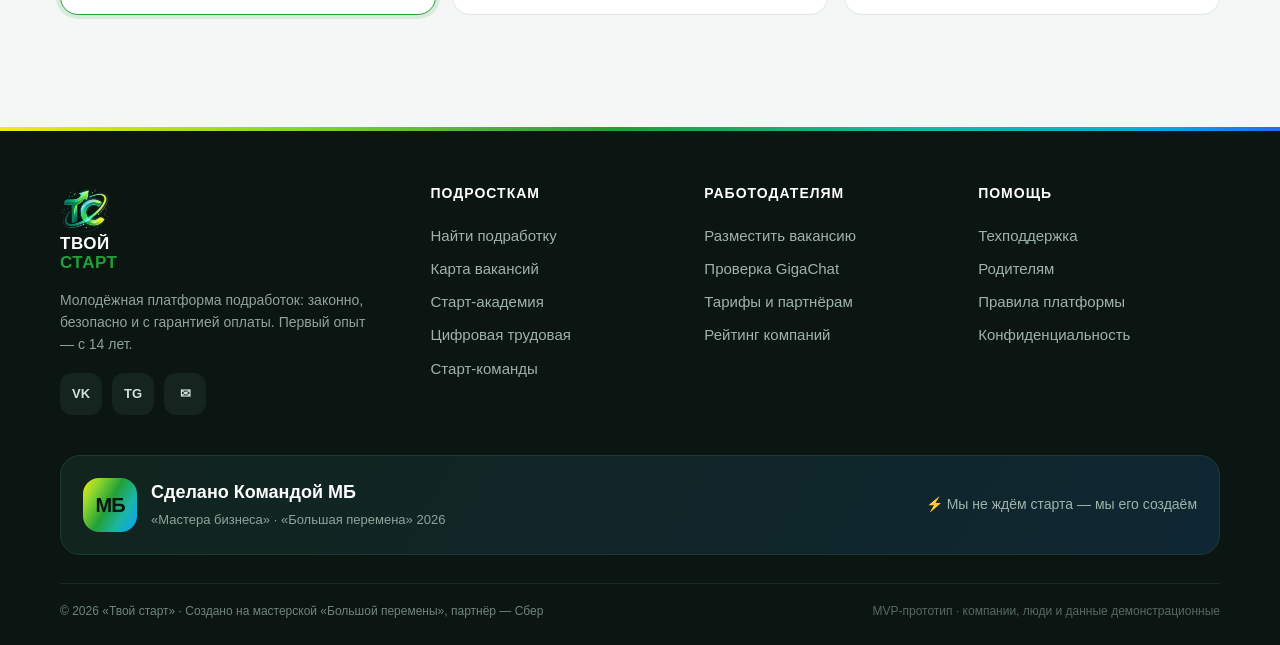
<file: tvoy-start/map.html>
<!DOCTYPE html>
<html lang="ru">
<head>
<meta charset="utf-8">
<meta name="viewport" content="width=device-width,initial-scale=1,viewport-fit=cover">
<title>Карта вакансий — Твой старт</title>
<meta name="description" content="Карта подработок по районам Уфы и план расширения.">
<meta name="theme-color" content="#21A038">
<link rel="icon" href="assets/favicon.png">
<link rel="stylesheet" href="css/style.css">
<script>try{document.documentElement.dataset.theme=JSON.parse(localStorage.getItem('ts_theme'))||'light'}catch(e){document.documentElement.dataset.theme='light'}</script>
</head>
<body data-page="map">
<main>
<section class="page-hero"><div class="container"><span class="eyebrow">🗺️ Карта вакансий</span><h1>Подработка <span class="grad-text">в 10 минутах от дома</span></h1><p class="lead">Нажми на район, чтобы увидеть вакансии рядом, или на метку — чтобы открыть карточку.</p></div></section>

<section style="padding-top:8px"><div class="container map-wrap">
  <div class="map-card">
    <svg id="mapSvg" class="map-svg" viewBox="0 0 600 700" role="img" aria-label="Схема районов Уфы"></svg>
    <div class="map-legend"><span><i style="background:#0FA8E0"></i>Час</span><span><i style="background:#E8A317"></i>Сезон</span><span><i style="background:#21A038"></i>Постоянно</span><span>· схема условная</span></div>
  </div>
  <div>
    <div style="display:flex;justify-content:space-between;align-items:center;margin-bottom:12px;gap:10px"><h3 id="mapTitle" style="margin:0">Все вакансии Уфы</h3><span class="badge ok" id="mapCount">0</span></div>
    <div class="map-list" id="mapList"></div>
  </div>
</div></section>
<section style="padding-top:0"><div class="container">
  <div class="sec-head reveal"><span class="eyebrow">Дорожная карта</span><h2>От Уфы — ко всей России</h2><p class="lead">Запускаемся в одном городе, чтобы вручную отладить проверку работодателей и качество смен.</p></div>
  <div class="roadmap">
    <div class="rm now reveal"><span class="when">Сейчас · пилот 3 месяца</span><h3>🏙️ Уфа</h3><p class="muted">30 работодателей · 300 подростков · 150 смен. Партнёры: школы, колледжи, центр занятости, Движение Первых.</p><div class="progress"><i style="width:35%"></i></div></div>
    <div class="rm reveal"><span class="when">2027</span><h3>🌄 Республика Башкортостан</h3><p class="muted">Стерлитамак, Салават, Нефтекамск, Октябрьский. Летняя занятость вместе с центрами занятости.</p><div class="progress"><i style="width:8%"></i></div></div>
    <div class="rm reveal"><span class="when">2028+</span><h3>🇷🇺 Вся Россия</h3><p class="muted">Города-миллионники, интеграции с экосистемой партнёров и «Работа России».</p><div class="progress"><i style="width:2%"></i></div></div>
  </div>
</div></section>
</main>
<script src="js/data.js"></script>
<script src="js/app.js"></script>
</body>
</html>
</file>
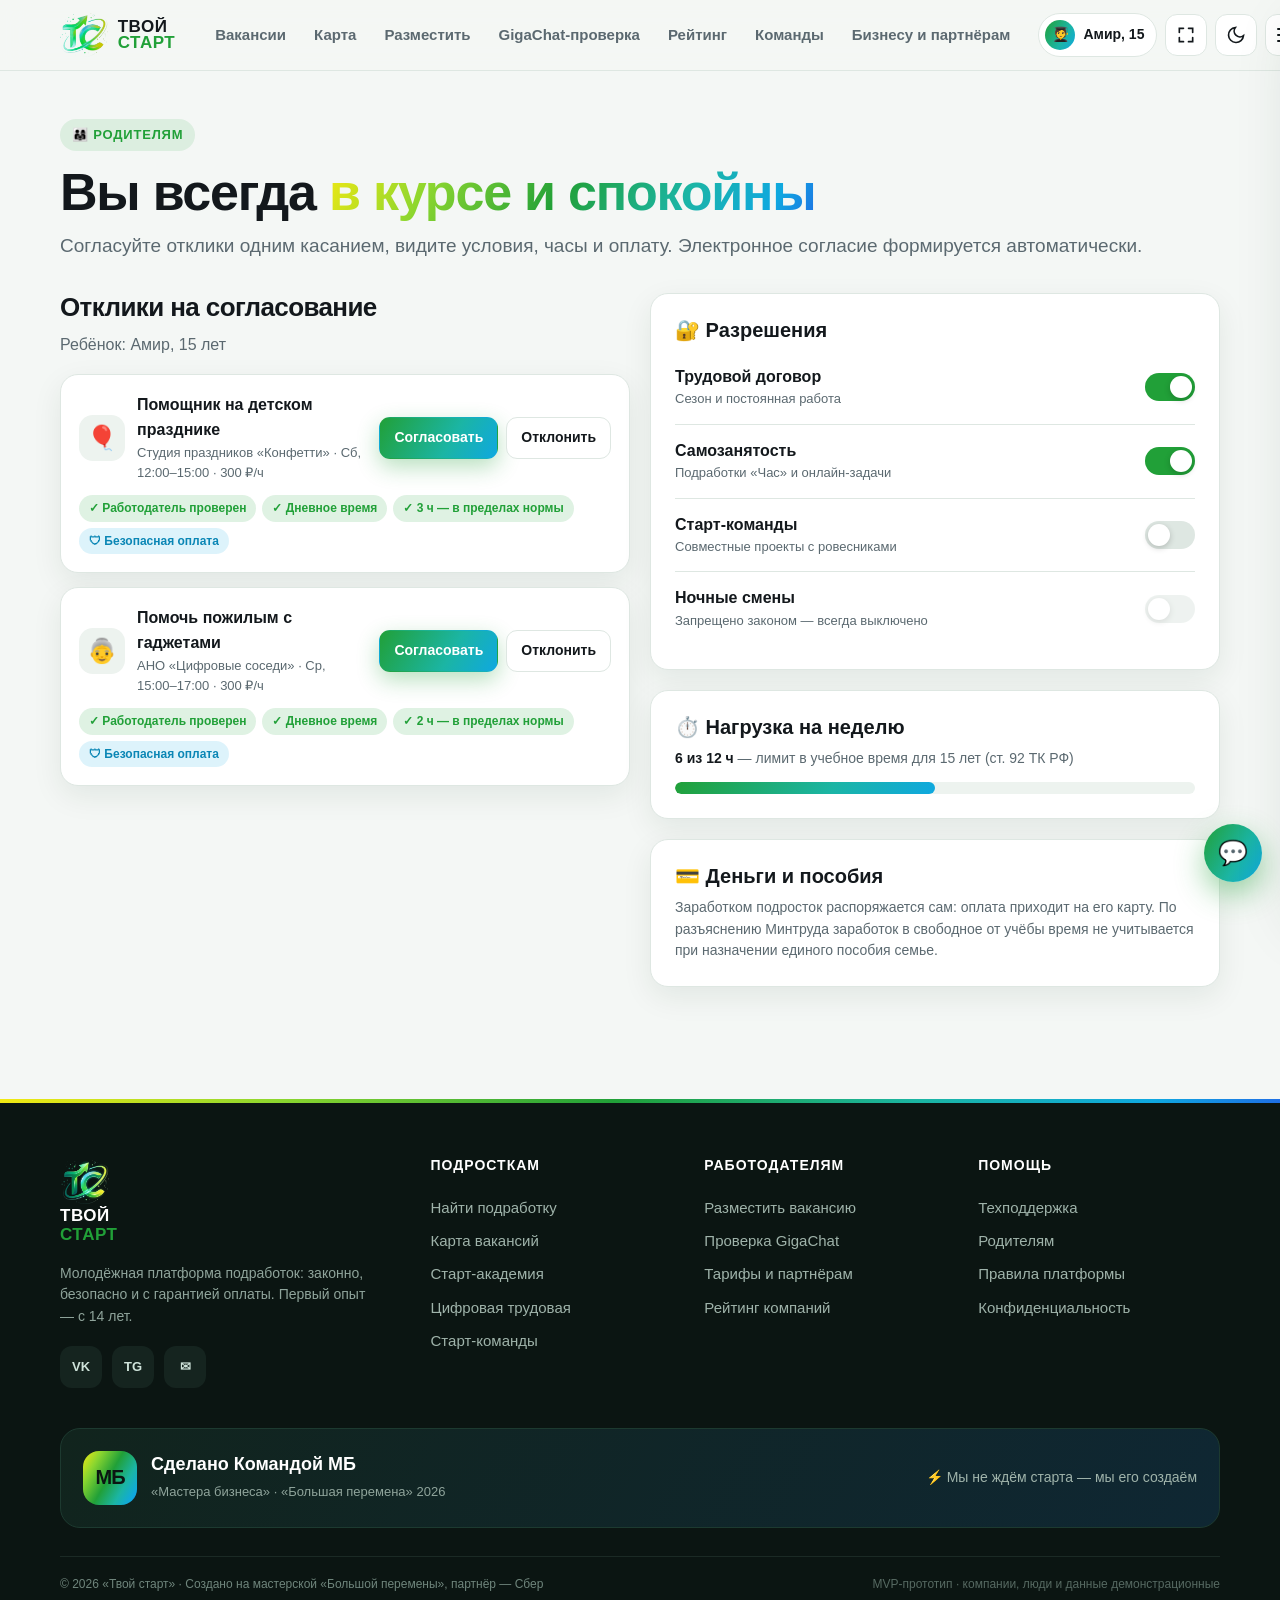
<file: tvoy-start/parents.html>
<!DOCTYPE html>
<html lang="ru">
<head>
<meta charset="utf-8">
<meta name="viewport" content="width=device-width,initial-scale=1,viewport-fit=cover">
<title>Родителям — Твой старт</title>
<meta name="description" content="Родительский контроль: согласование откликов, лимиты часов и безопасность.">
<meta name="theme-color" content="#21A038">
<link rel="icon" href="assets/favicon.png">
<link rel="stylesheet" href="css/style.css">
<script>try{document.documentElement.dataset.theme=JSON.parse(localStorage.getItem('ts_theme'))||'light'}catch(e){document.documentElement.dataset.theme='light'}</script>
</head>
<body data-page="parents">
<main>
<section class="page-hero"><div class="container"><span class="eyebrow">👨‍👩‍👧 Родителям</span><h1>Вы всегда <span class="grad-text">в курсе и спокойны</span></h1><p class="lead">Согласуйте отклики одним касанием, видите условия, часы и оплату. Электронное согласие формируется автоматически.</p></div></section>

<section style="padding-top:8px"><div class="container grid g2" style="align-items:start">
  <div><h2 style="font-size:26px">Отклики на согласование</h2><p class="muted" style="margin-bottom:16px">Ребёнок: Амир, 15 лет</p><div class="grid" style="gap:14px" id="pending"></div></div>
  <div class="grid" style="gap:20px">
    <div class="card"><h3>🔐 Разрешения</h3>
      <div class="switch-row"><div><b>Трудовой договор</b><div class="muted" style="font-size:13px">Сезон и постоянная работа</div></div><label class="switch"><input type="checkbox" checked><i></i></label></div>
      <div class="switch-row"><div><b>Самозанятость</b><div class="muted" style="font-size:13px">Подработки «Час» и онлайн-задачи</div></div><label class="switch"><input type="checkbox" checked><i></i></label></div>
      <div class="switch-row"><div><b>Старт-команды</b><div class="muted" style="font-size:13px">Совместные проекты с ровесниками</div></div><label class="switch"><input type="checkbox"><i></i></label></div>
      <div class="switch-row"><div><b>Ночные смены</b><div class="muted" style="font-size:13px">Запрещено законом — всегда выключено</div></div><label class="switch"><input type="checkbox" disabled><i></i></label></div>
    </div>
    <div class="card"><h3>⏱️ Нагрузка на неделю</h3><p style="font-size:14px;margin-bottom:12px"><b style="color:var(--text)">6 из 12 ч</b> — лимит в учебное время для 15 лет (ст. 92 ТК РФ)</p><div class="meter"><i id="weekMeter" style="width:0"></i></div></div>
    <div class="card"><h3>💳 Деньги и пособия</h3><p style="font-size:14px">Заработком подросток распоряжается сам: оплата приходит на его карту. По разъяснению Минтруда заработок в свободное от учёбы время не учитывается при назначении единого пособия семье.</p></div>
  </div>
</div></section>
</main>
<script src="js/data.js"></script>
<script src="js/app.js"></script>
</body>
</html>
</file>
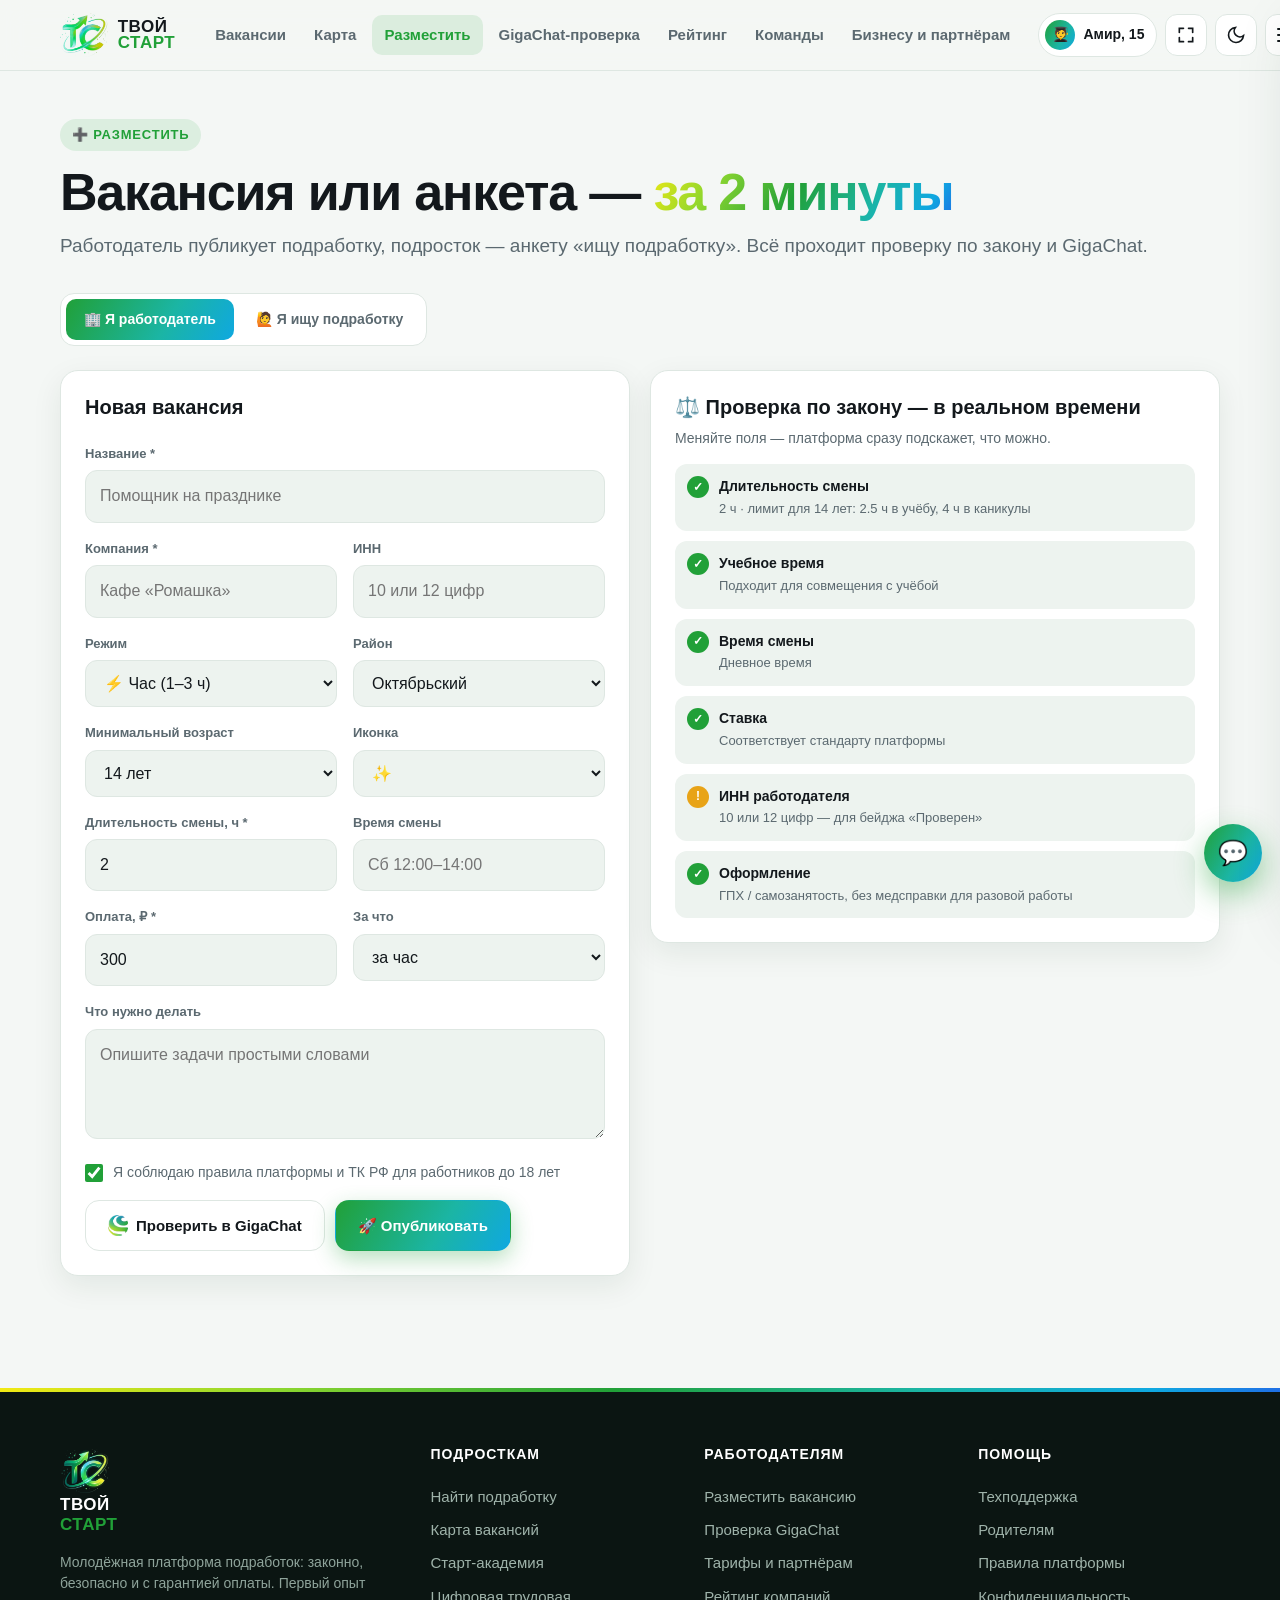
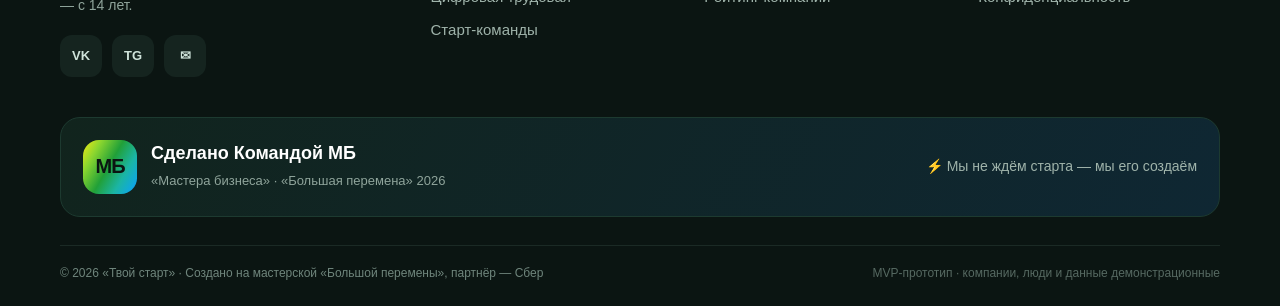
<file: tvoy-start/post.html>
<!DOCTYPE html>
<html lang="ru">
<head>
<meta charset="utf-8">
<meta name="viewport" content="width=device-width,initial-scale=1,viewport-fit=cover">
<title>Разместить — Твой старт</title>
<meta name="description" content="Разместите вакансию или анкету: проверка по закону и GigaChat до публикации.">
<meta name="theme-color" content="#21A038">
<link rel="icon" href="assets/favicon.png">
<link rel="stylesheet" href="css/style.css">
<script>try{document.documentElement.dataset.theme=JSON.parse(localStorage.getItem('ts_theme'))||'light'}catch(e){document.documentElement.dataset.theme='light'}</script>
</head>
<body data-page="post">
<main>
<section class="page-hero"><div class="container"><span class="eyebrow">➕ Разместить</span><h1>Вакансия или анкета — <span class="grad-text">за 2 минуты</span></h1><p class="lead">Работодатель публикует подработку, подросток — анкету «ищу подработку». Всё проходит проверку по закону и GigaChat.</p></div></section>

<section style="padding-top:8px"><div class="container">
  <div class="tabs"><button class="on" data-tab="emp">🏢 Я работодатель</button><button data-tab="teen">🙋 Я ищу подработку</button></div>
  <div class="tab-pane on" id="emp"><div class="grid g2" style="align-items:start">
    <form class="card form" id="empForm" novalidate>
      <h3>Новая вакансия</h3>
      <div class="field"><label>Название *</label><input name="title" placeholder="Помощник на празднике" maxlength="70"></div>
      <div class="row2"><div class="field"><label>Компания *</label><input name="company" placeholder="Кафе «Ромашка»" maxlength="60"></div><div class="field"><label>ИНН</label><input name="inn" inputmode="numeric" placeholder="10 или 12 цифр" maxlength="12"></div></div>
      <div class="row2"><div class="field"><label>Режим</label><select name="mode"><option value="hour">⚡ Час (1–3 ч)</option><option value="season">☀️ Сезон (лето)</option><option value="perm">📅 Постоянно</option></select></div><div class="field"><label>Район</label><select name="district"><option value="okt">Октябрьский</option><option value="sov">Советский</option><option value="kir">Кировский</option><option value="len">Ленинский</option><option value="kal">Калининский</option><option value="ord">Орджоникидзевский</option><option value="dem">Дёмский</option><option value="online">Онлайн</option></select></div></div>
      <div class="row2"><div class="field"><label>Минимальный возраст</label><select name="age"><option value="14">14 лет</option><option value="15">15 лет</option><option value="16">16 лет</option><option value="17">17 лет</option></select></div><div class="field"><label>Иконка</label><select name="emoji"><option>✨</option><option>🎈</option><option>☕</option><option>📦</option><option>📚</option><option>🎨</option><option>🐕</option><option>🌳</option></select></div></div>
      <div class="row2"><div class="field"><label>Длительность смены, ч *</label><input name="hours" type="number" min="0.5" max="12" step="0.5" value="2"></div><div class="field"><label>Время смены</label><input name="time" placeholder="Сб 12:00–14:00"></div></div>
      <div class="row2"><div class="field"><label>Оплата, ₽ *</label><input name="pay" type="number" min="0" step="10" value="300"></div><div class="field"><label>За что</label><select name="unit"><option value="ч">за час</option><option value="смена">за смену</option><option value="задача">за задачу</option><option value="проект">за проект</option></select></div></div>
      <div class="field"><label>Что нужно делать</label><textarea name="desc" placeholder="Опишите задачи простыми словами" maxlength="400"></textarea></div>
      <label class="check"><input type="checkbox" checked> Я соблюдаю правила платформы и ТК РФ для работников до 18 лет</label>
      <div style="display:flex;gap:10px;flex-wrap:wrap"><button type="button" class="btn btn-ghost" id="gcBtn"><img src="assets/gigachat-icon.png" alt="" style="width:20px"> Проверить в GigaChat</button><button type="submit" class="btn btn-primary">🚀 Опубликовать</button></div>
    </form>
    <div class="grid" style="gap:20px">
      <div class="card"><h3>⚖️ Проверка по закону — в реальном времени</h3><p style="font-size:14px;margin-bottom:14px">Меняйте поля — платформа сразу подскажет, что можно.</p><div class="legal" id="legalLive"></div></div>
      <div class="card" id="gcInline" style="display:none"></div>
    </div>
  </div></div>
  <div class="tab-pane" id="teen"><div class="grid g2" style="align-items:start">
    <form class="card form" id="teenForm" novalidate>
      <h3>Анкета «Ищу подработку»</h3>
      <div class="row2"><div class="field"><label>Имя *</label><input name="name" placeholder="Амир" maxlength="30"></div><div class="field"><label>Возраст</label><select name="age"><option value="14">14 лет</option><option value="15">15 лет</option><option value="16">16 лет</option><option value="17">17 лет</option></select></div></div>
      <div class="row2"><div class="field"><label>Район</label><select name="district"><option value="okt">Октябрьский</option><option value="sov">Советский</option><option value="kir">Кировский</option><option value="len">Ленинский</option><option value="kal">Калининский</option><option value="ord">Орджоникидзевский</option><option value="dem">Дёмский</option><option value="online">Онлайн</option></select></div><div class="field"><label>Когда свободен</label><input name="free" placeholder="Выходные, после 16:00" maxlength="40"></div></div>
      <div class="field"><label>Навыки (через запятую)</label><input name="skills" placeholder="Дизайн, фото, животные" maxlength="80"></div>
      <div class="field"><label>О себе *</label><textarea name="about" placeholder="Чем хочешь заниматься и что уже умеешь" maxlength="200"></textarea></div>
      <label class="check"><input type="checkbox" checked> Родитель знает о моей анкете (подтвердит одним касанием)</label>
      <button class="btn btn-primary" type="submit">🙋 Опубликовать анкету</button>
    </form>
    <div class="card"><div class="ico">💡</div><h3>Как сделать анкету заметной</h3>
      <ul style="list-style:none;display:grid;gap:12px;margin-top:12px;color:var(--muted);font-size:15px">
        <li>🎓 Пройди <a class="green" href="academy.html">Старт-академию</a> — бейдж «Готов к старту» поднимает анкету выше</li>
        <li>📸 Опиши, что уже умеешь: школьные проекты, кружки, волонтёрство</li>
        <li>🧾 Оформи самозанятость за 3 минуты — тебе станут доступны онлайн-задачи</li>
        <li>🤝 Собери <a class="green" href="teams.html">Старт-команду</a> — команды берут проекты крупнее</li>
      </ul>
      <p style="font-size:13px;margin-top:16px">🔒 Мы не показываем телефон и фамилию: связь — только через чат платформы.</p></div>
  </div></div>
</div></section>
</main>
<script src="js/data.js"></script>
<script src="js/app.js"></script>
</body>
</html>
</file>
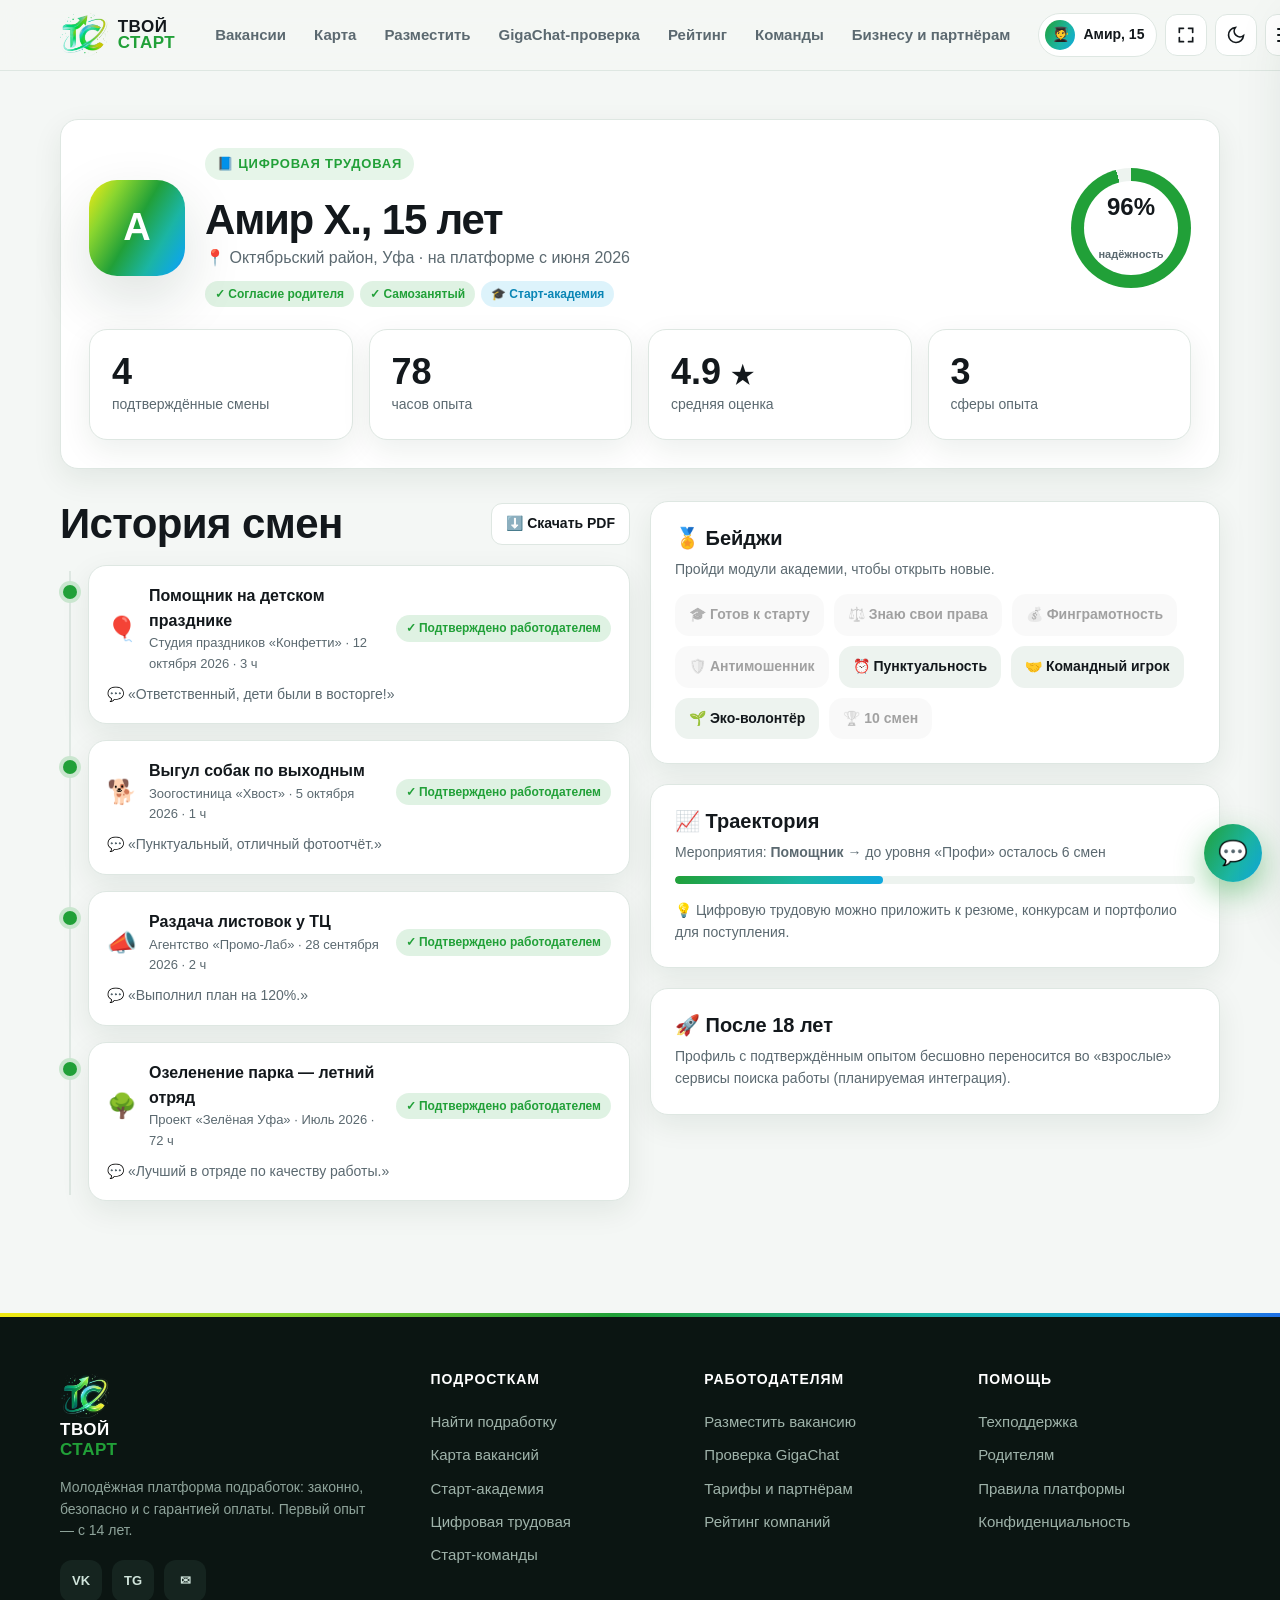
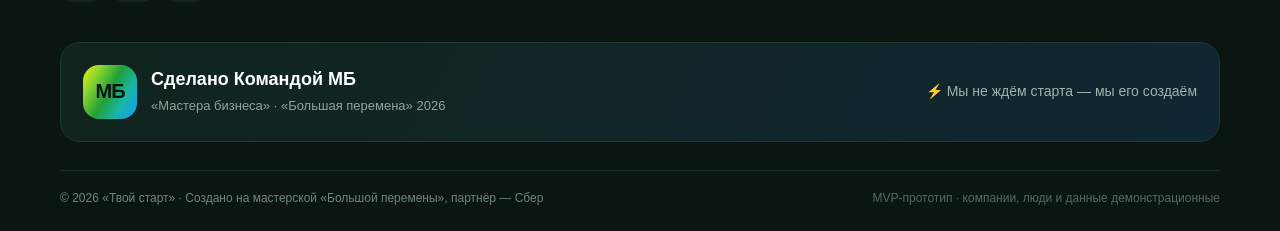
<file: tvoy-start/profile.html>
<!DOCTYPE html>
<html lang="ru">
<head>
<meta charset="utf-8">
<meta name="viewport" content="width=device-width,initial-scale=1,viewport-fit=cover">
<title>Цифровая трудовая — Твой старт</title>
<meta name="description" content="Подтверждённый опыт подростка: смены, отзывы работодателей и бейджи.">
<meta name="theme-color" content="#21A038">
<link rel="icon" href="assets/favicon.png">
<link rel="stylesheet" href="css/style.css">
<script>try{document.documentElement.dataset.theme=JSON.parse(localStorage.getItem('ts_theme'))||'light'}catch(e){document.documentElement.dataset.theme='light'}</script>
</head>
<body data-page="profile">
<main>
<section class="page-hero"><div class="container">
  <div class="card" style="padding:28px"><div class="profile-head">
    <div class="ava-xl">А</div>
    <div style="flex:1;min-width:220px"><span class="eyebrow">📘 Цифровая трудовая</span><h1 style="font-size:clamp(28px,4vw,42px);margin:4px 0">Амир Х., 15 лет</h1>
      <p class="muted">📍 Октябрьский район, Уфа · на платформе с июня 2026</p>
      <div class="vac-meta" style="margin-top:10px"><span class="badge ok">✓ Согласие родителя</span><span class="badge ok">✓ Самозанятый</span><span class="badge blue">🎓 Старт-академия</span></div></div>
    <div class="ring" style="--p:96"><div>96%<small>надёжность</small></div></div>
  </div>
  <div class="stats" style="margin-top:22px"><div class="stat"><b>4</b><span>подтверждённые смены</span></div><div class="stat"><b id="hoursTotal">0</b><span>часов опыта</span></div><div class="stat"><b>4.9 <span class="star" style="font-size:.7em">★</span></b><span>средняя оценка</span></div><div class="stat"><b>3</b><span>сферы опыта</span></div></div>
  </div>
</div></section>
<section style="padding-top:8px"><div class="container grid g2" style="align-items:start">
  <div><div class="toolbar"><h2 style="margin:0">История смен</h2><button class="btn btn-ghost btn-sm no-print" id="printBtn">⬇️ Скачать PDF</button></div><div class="timeline" id="tl"></div></div>
  <div class="grid" style="gap:20px">
    <div class="card"><h3>🏅 Бейджи</h3><p style="font-size:14px;margin-bottom:14px">Пройди модули академии, чтобы открыть новые.</p><div class="badges" id="badges"></div></div>
    <div class="card"><h3>📈 Траектория</h3><p style="font-size:14px">Мероприятия: <b>Помощник</b> → до уровня «Профи» осталось 6 смен</p><div class="progress"><i style="width:40%"></i></div>
      <p style="font-size:14px;margin-top:16px">💡 Цифровую трудовую можно приложить к резюме, конкурсам и портфолио для поступления.</p></div>
    <div class="card"><h3>🚀 После 18 лет</h3><p style="font-size:14px">Профиль с подтверждённым опытом бесшовно переносится во «взрослые» сервисы поиска работы (планируемая интеграция).</p></div>
  </div>
</div></section>
</main>
<script src="js/data.js"></script>
<script src="js/app.js"></script>
</body>
</html>
</file>
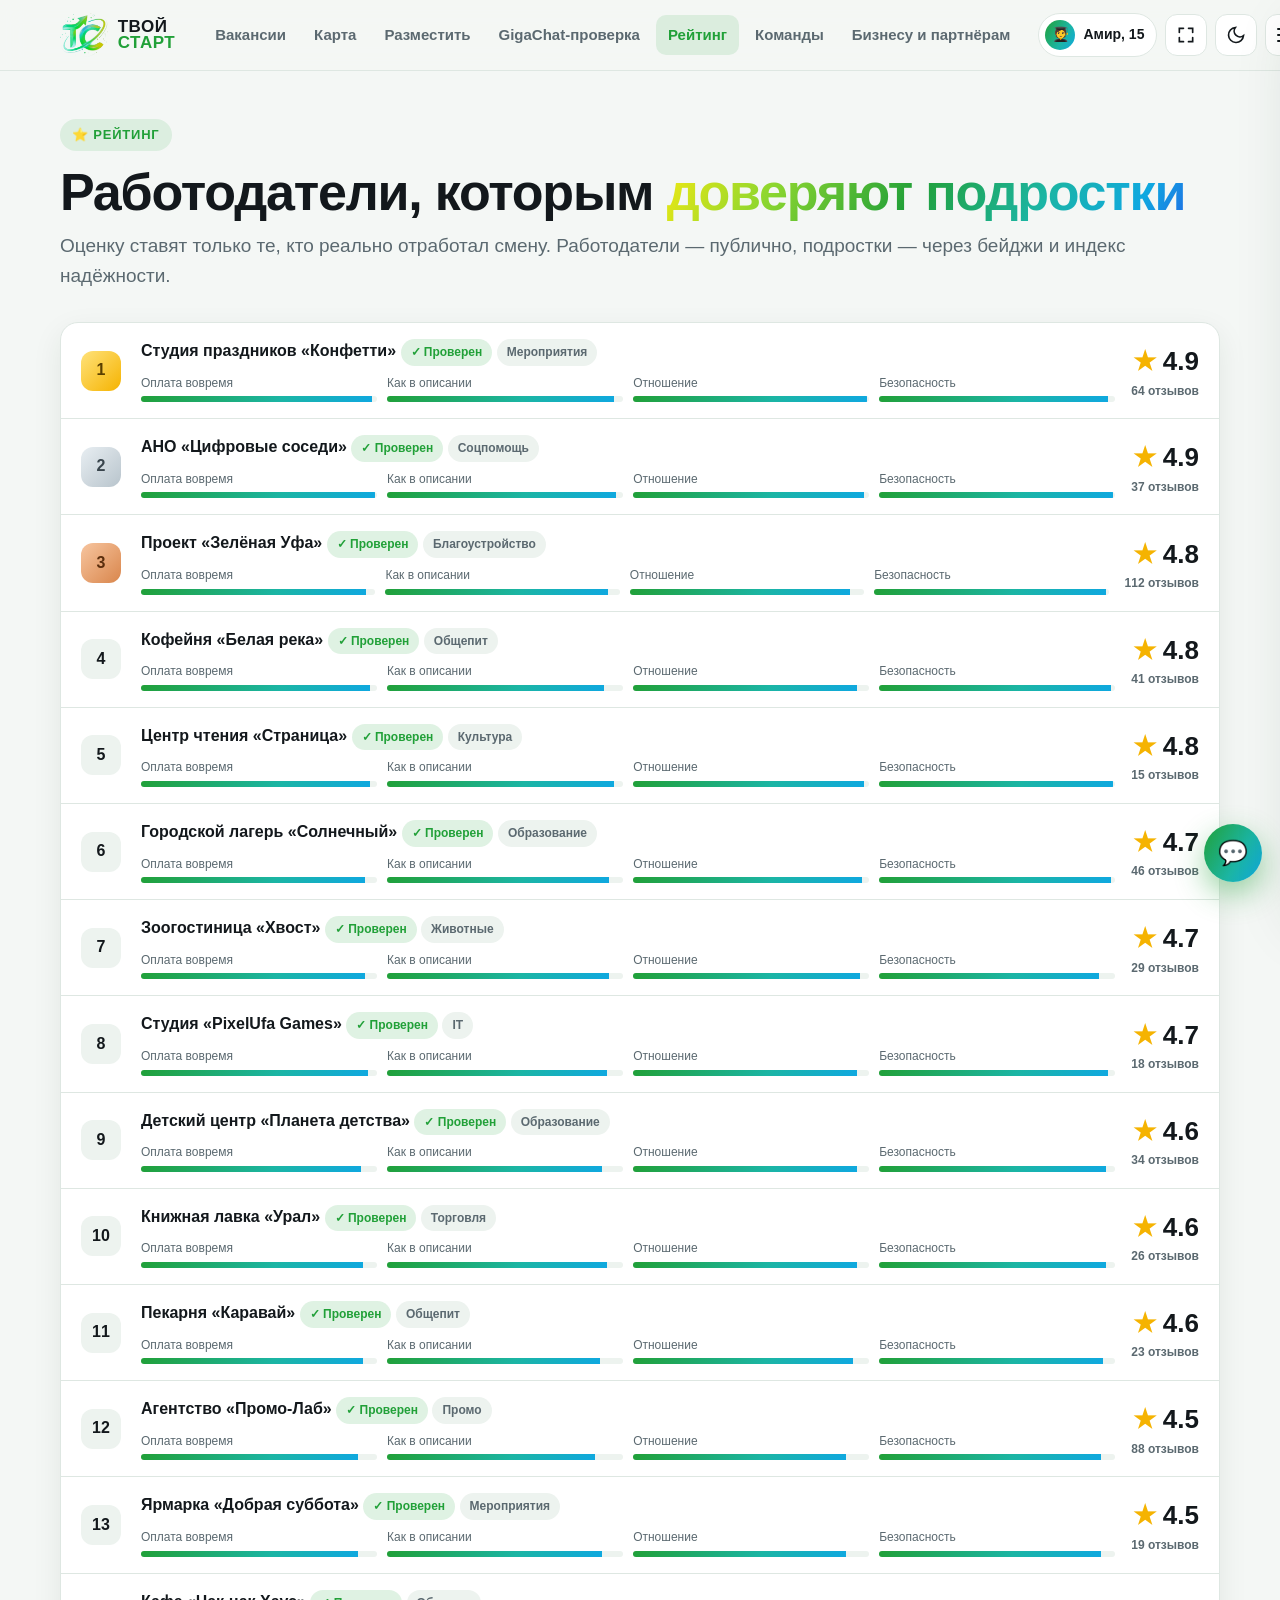
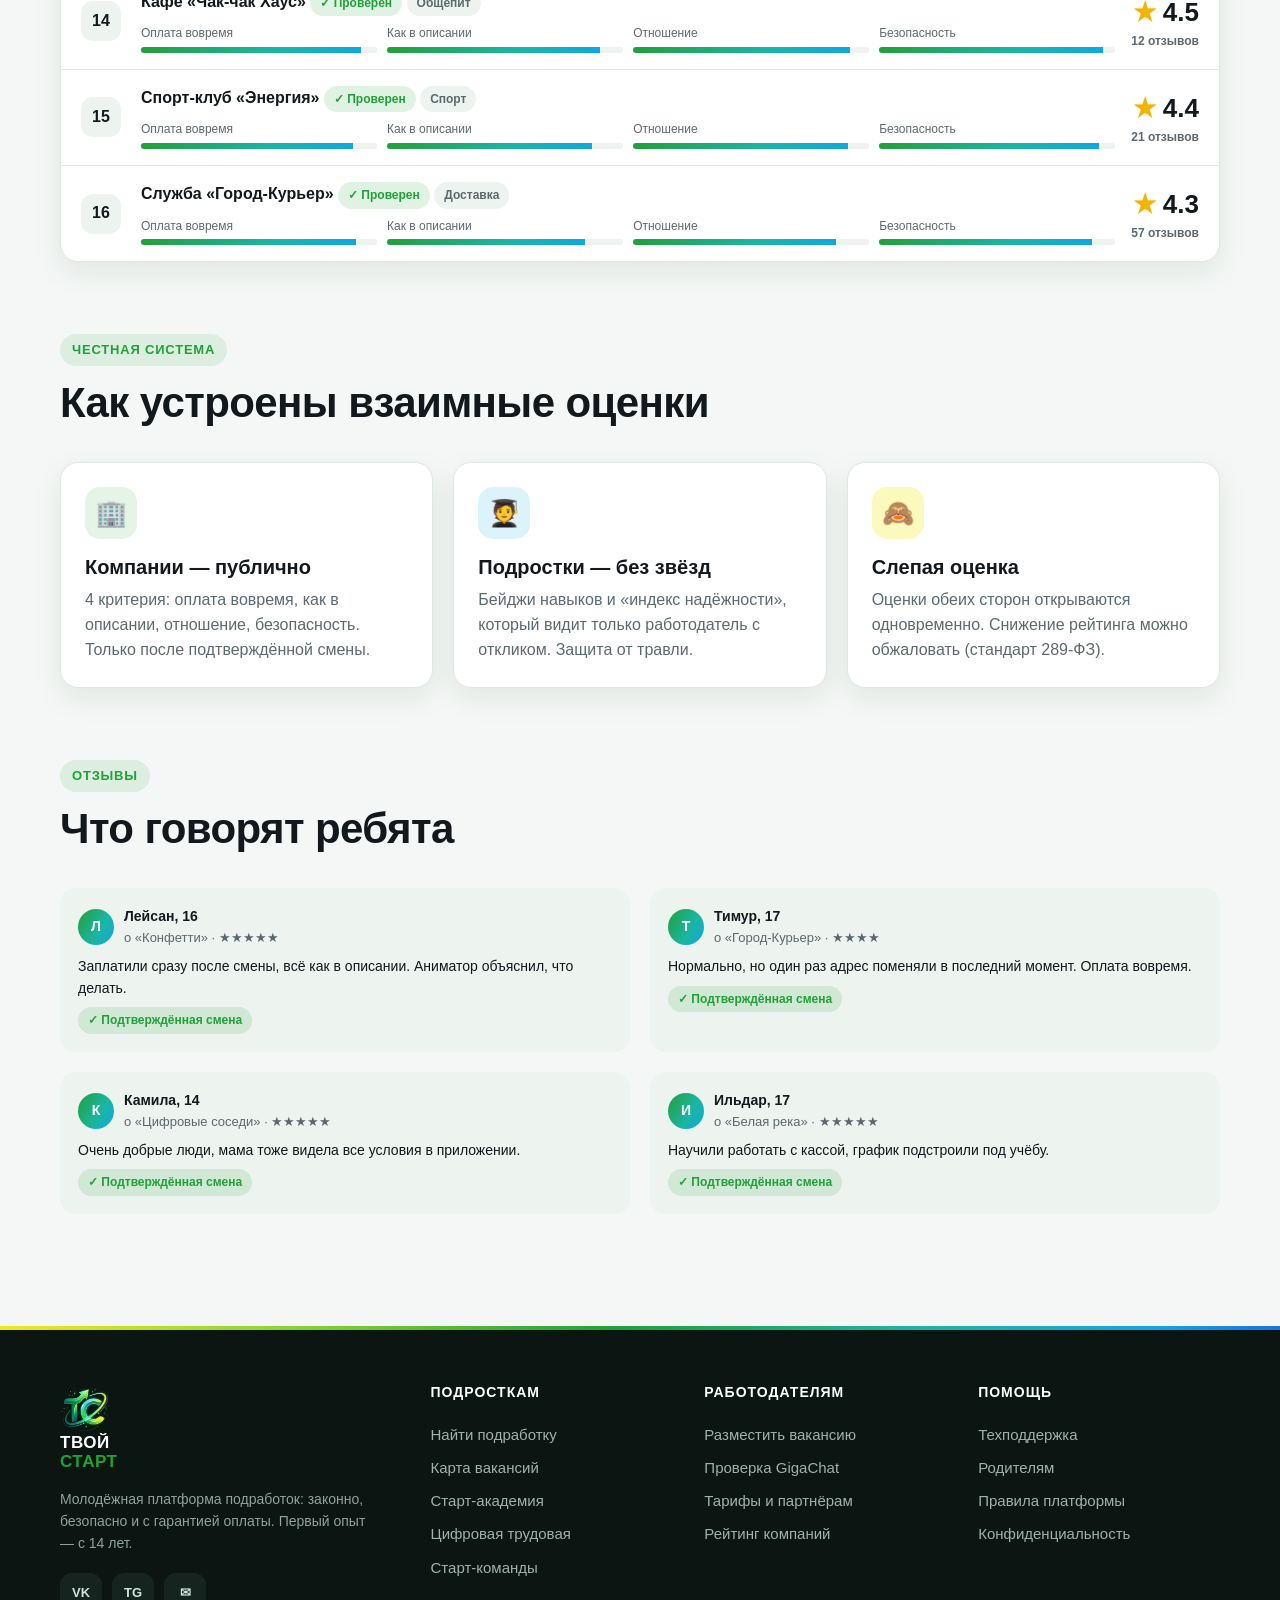
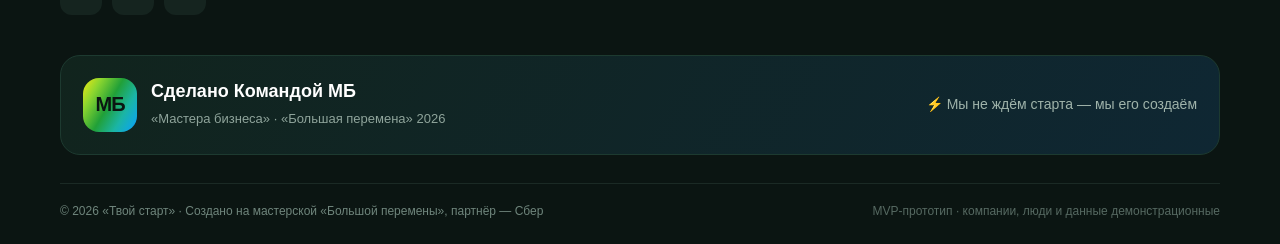
<file: tvoy-start/ratings.html>
<!DOCTYPE html>
<html lang="ru">
<head>
<meta charset="utf-8">
<meta name="viewport" content="width=device-width,initial-scale=1,viewport-fit=cover">
<title>Рейтинг компаний — Твой старт</title>
<meta name="description" content="Рейтинг работодателей Уфы по отзывам подростков, которые реально отработали смену.">
<meta name="theme-color" content="#21A038">
<link rel="icon" href="assets/favicon.png">
<link rel="stylesheet" href="css/style.css">
<script>try{document.documentElement.dataset.theme=JSON.parse(localStorage.getItem('ts_theme'))||'light'}catch(e){document.documentElement.dataset.theme='light'}</script>
</head>
<body data-page="ratings">
<main>
<section class="page-hero"><div class="container"><span class="eyebrow">⭐ Рейтинг</span><h1>Работодатели, которым <span class="grad-text">доверяют подростки</span></h1><p class="lead">Оценку ставят только те, кто реально отработал смену. Работодатели — публично, подростки — через бейджи и индекс надёжности.</p></div></section>

<section style="padding-top:8px"><div class="container">
  <div class="card" style="padding:0;overflow:hidden" id="rateList"></div>
</div></section>
<section style="padding-top:0"><div class="container">
  <div class="sec-head reveal"><span class="eyebrow">Честная система</span><h2>Как устроены взаимные оценки</h2></div>
  <div class="grid g3">
    <div class="card reveal"><div class="ico">🏢</div><h3>Компании — публично</h3><p>4 критерия: оплата вовремя, как в описании, отношение, безопасность. Только после подтверждённой смены.</p></div>
    <div class="card reveal"><div class="ico blue">🧑‍🎓</div><h3>Подростки — без звёзд</h3><p>Бейджи навыков и «индекс надёжности», который видит только работодатель с откликом. Защита от травли.</p></div>
    <div class="card reveal"><div class="ico yel">🙈</div><h3>Слепая оценка</h3><p>Оценки обеих сторон открываются одновременно. Снижение рейтинга можно обжаловать (стандарт 289-ФЗ).</p></div>
  </div>
</div></section>
<section style="padding-top:0"><div class="container">
  <div class="sec-head reveal"><span class="eyebrow">Отзывы</span><h2>Что говорят ребята</h2></div>
  <div class="grid g2" id="reviews"></div>
</div></section>
</main>
<script src="js/data.js"></script>
<script src="js/app.js"></script>
</body>
</html>
</file>
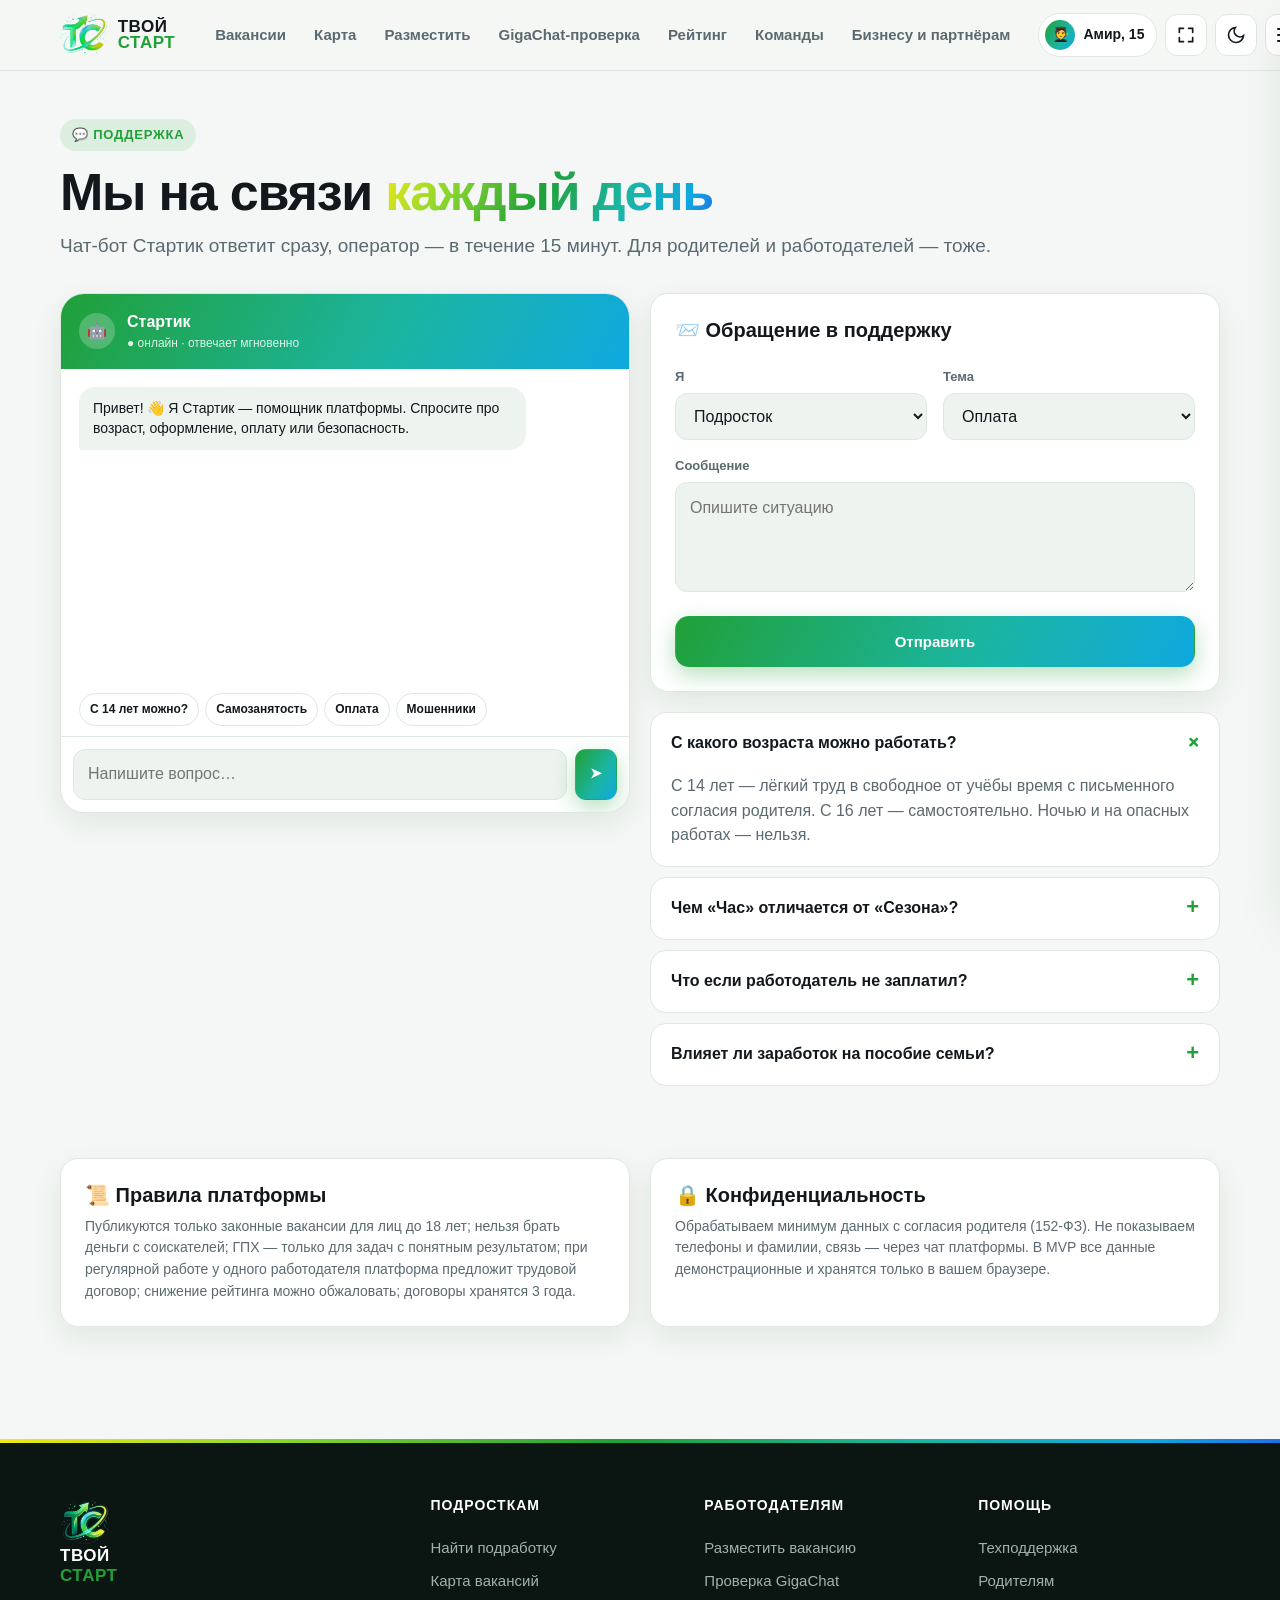
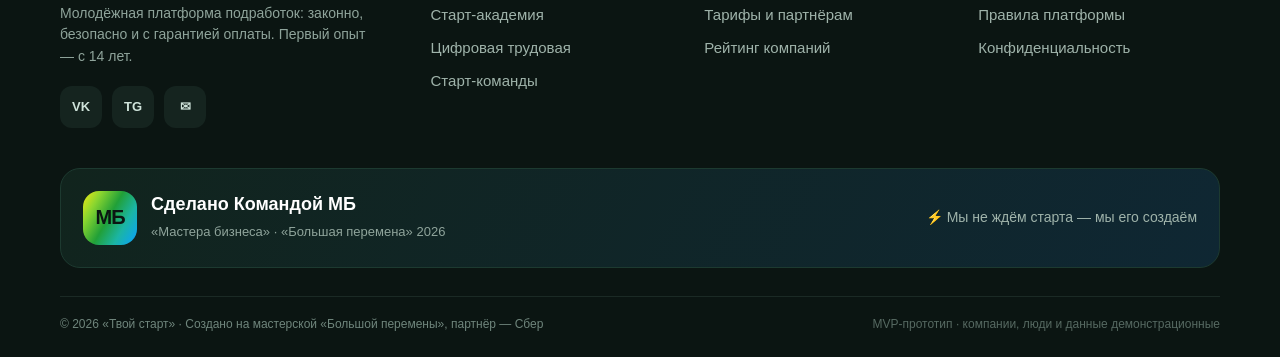
<file: tvoy-start/support.html>
<!DOCTYPE html>
<html lang="ru">
<head>
<meta charset="utf-8">
<meta name="viewport" content="width=device-width,initial-scale=1,viewport-fit=cover">
<title>Поддержка — Твой старт</title>
<meta name="description" content="Техподдержка платформы «Твой старт»: чат-бот, обращения, FAQ, правила.">
<meta name="theme-color" content="#21A038">
<link rel="icon" href="assets/favicon.png">
<link rel="stylesheet" href="css/style.css">
<script>try{document.documentElement.dataset.theme=JSON.parse(localStorage.getItem('ts_theme'))||'light'}catch(e){document.documentElement.dataset.theme='light'}</script>
</head>
<body data-page="support">
<main>
<section class="page-hero"><div class="container"><span class="eyebrow">💬 Поддержка</span><h1>Мы на связи <span class="grad-text">каждый день</span></h1><p class="lead">Чат-бот Стартик ответит сразу, оператор — в течение 15 минут. Для родителей и работодателей — тоже.</p></div></section>

<section style="padding-top:8px"><div class="container grid g2" style="align-items:start">
  <div class="chat">
    <div class="chat-head"><div class="ava-s">🤖</div><div><b>Стартик</b><div style="font-size:12px;opacity:.85">● онлайн · отвечает мгновенно</div></div></div>
    <div class="chat-body" id="chatBody"></div>
    <div class="chat-quick"><button data-q="С 14 лет можно работать?">С 14 лет можно?</button><button data-q="Как оформить самозанятость?">Самозанятость</button><button data-q="Когда придёт оплата?">Оплата</button><button data-q="Меня просят заплатить за форму">Мошенники</button></div>
    <form class="chat-form" id="chatForm"><input id="chatInput" placeholder="Напишите вопрос…" aria-label="Сообщение" maxlength="200"><button class="btn btn-primary btn-sm" type="submit">➤</button></form>
  </div>
  <div class="grid" style="gap:20px">
    <form class="card form" id="ticketForm">
      <h3>📨 Обращение в поддержку</h3>
      <div class="row2"><div class="field"><label>Я</label><select><option>Подросток</option><option>Родитель</option><option>Работодатель</option></select></div><div class="field"><label>Тема</label><select><option>Оплата</option><option>Вакансия</option><option>Жалоба</option><option>Другое</option></select></div></div>
      <div class="field"><label>Сообщение</label><textarea required placeholder="Опишите ситуацию" maxlength="500"></textarea></div>
      <button class="btn btn-primary" type="submit">Отправить</button>
    </form>
    <div>
      <details class="acc" open><summary>С какого возраста можно работать?</summary><p>С 14 лет — лёгкий труд в свободное от учёбы время с письменного согласия родителя. С 16 лет — самостоятельно. Ночью и на опасных работах — нельзя.</p></details>
      <details class="acc"><summary>Чем «Час» отличается от «Сезона»?</summary><p>«Час» — разовые задачи по договору с самозанятым, без медсправки. «Сезон» и «Постоянно» — трудовой договор с медосмотром и всеми гарантиями ТК РФ.</p></details>
      <details class="acc"><summary>Что если работодатель не заплатил?</summary><p>Оплата резервируется заранее. Если смену не подтвердили за 24 часа, подключается модератор и деньги поступают по факту смены.</p></details>
      <details class="acc"><summary>Влияет ли заработок на пособие семьи?</summary><p>По разъяснению Минтруда заработок подростка в свободное от учёбы время не учитывается при назначении единого пособия. По самозанятости уточняйте в СФР.</p></details>
    </div>
  </div>
</div></section>
<section style="padding-top:0"><div class="container grid g2">
  <div class="card" id="rules"><h3>📜 Правила платформы</h3><p style="font-size:14px">Публикуются только законные вакансии для лиц до 18 лет; нельзя брать деньги с соискателей; ГПХ — только для задач с понятным результатом; при регулярной работе у одного работодателя платформа предложит трудовой договор; снижение рейтинга можно обжаловать; договоры хранятся 3 года.</p></div>
  <div class="card" id="privacy"><h3>🔒 Конфиденциальность</h3><p style="font-size:14px">Обрабатываем минимум данных с согласия родителя (152-ФЗ). Не показываем телефоны и фамилии, связь — через чат платформы. В MVP все данные демонстрационные и хранятся только в вашем браузере.</p></div>
</div></section>
</main>
<script src="js/data.js"></script>
<script src="js/app.js"></script>
</body>
</html>
</file>
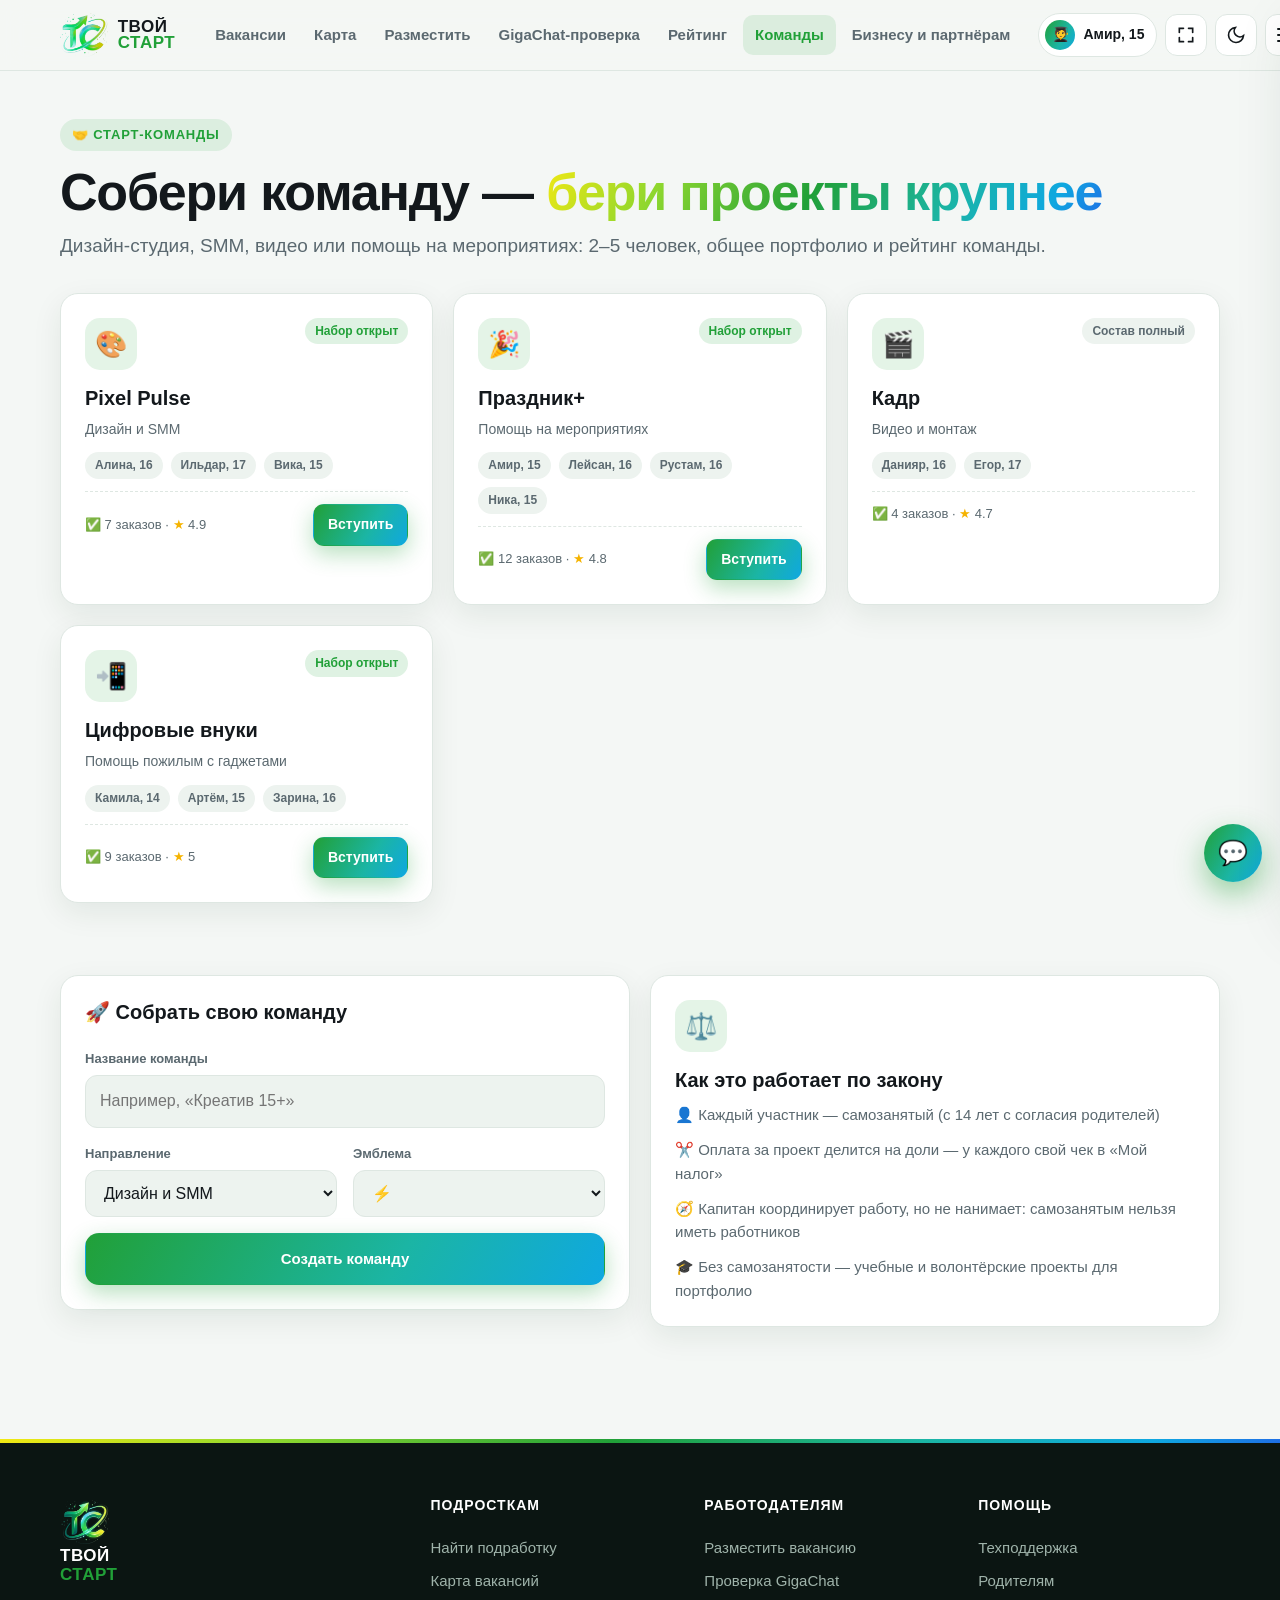
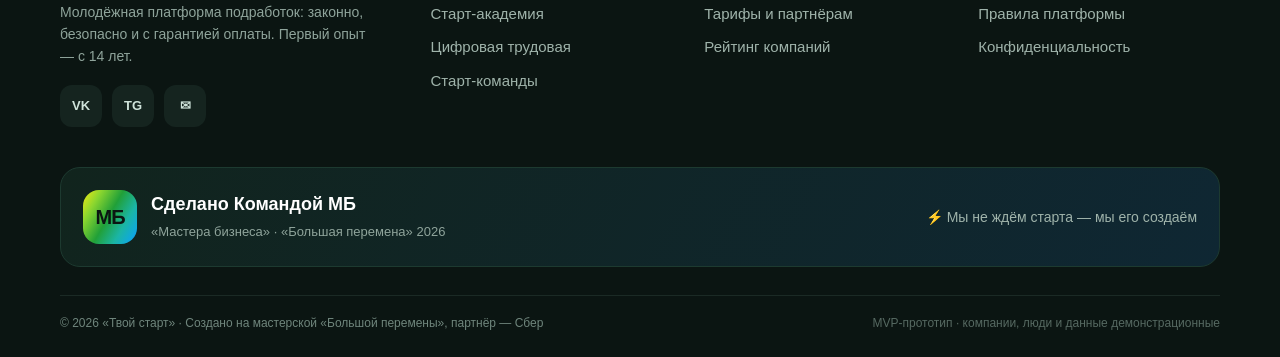
<file: tvoy-start/teams.html>
<!DOCTYPE html>
<html lang="ru">
<head>
<meta charset="utf-8">
<meta name="viewport" content="width=device-width,initial-scale=1,viewport-fit=cover">
<title>Старт-команды — Твой старт</title>
<meta name="description" content="Подростки объединяются в мини-команды и берут проекты вместе.">
<meta name="theme-color" content="#21A038">
<link rel="icon" href="assets/favicon.png">
<link rel="stylesheet" href="css/style.css">
<script>try{document.documentElement.dataset.theme=JSON.parse(localStorage.getItem('ts_theme'))||'light'}catch(e){document.documentElement.dataset.theme='light'}</script>
</head>
<body data-page="teams">
<main>
<section class="page-hero"><div class="container"><span class="eyebrow">🤝 Старт-команды</span><h1>Собери команду — <span class="grad-text">бери проекты крупнее</span></h1><p class="lead">Дизайн-студия, SMM, видео или помощь на мероприятиях: 2–5 человек, общее портфолио и рейтинг команды.</p></div></section>

<section style="padding-top:8px"><div class="container">
  <div class="grid g3" id="teamList"></div>
</div></section>
<section style="padding-top:0"><div class="container grid g2" style="align-items:start">
  <form class="card form" id="teamForm" novalidate>
    <h3>🚀 Собрать свою команду</h3>
    <div class="field"><label>Название команды</label><input name="name" placeholder="Например, «Креатив 15+»" maxlength="30"></div>
    <div class="row2"><div class="field"><label>Направление</label><select name="dir"><option>Дизайн и SMM</option><option>Видео и монтаж</option><option>Помощь на мероприятиях</option><option>Помощь пожилым с гаджетами</option><option>Репетиторство младших</option></select></div>
    <div class="field"><label>Эмблема</label><select name="emoji"><option>⚡</option><option>🎨</option><option>🎬</option><option>🎉</option><option>📲</option><option>📚</option></select></div></div>
    <button class="btn btn-primary" type="submit">Создать команду</button>
  </form>
  <div class="card"><div class="ico">⚖️</div><h3>Как это работает по закону</h3>
    <ul style="list-style:none;display:grid;gap:12px;margin-top:10px;color:var(--muted);font-size:15px">
      <li>👤 Каждый участник — самозанятый (с 14 лет с согласия родителей)</li>
      <li>✂️ Оплата за проект делится на доли — у каждого свой чек в «Мой налог»</li>
      <li>🧭 Капитан координирует работу, но не нанимает: самозанятым нельзя иметь работников</li>
      <li>🎓 Без самозанятости — учебные и волонтёрские проекты для портфолио</li>
    </ul></div>
</div></section>
</main>
<script src="js/data.js"></script>
<script src="js/app.js"></script>
</body>
</html>
</file>
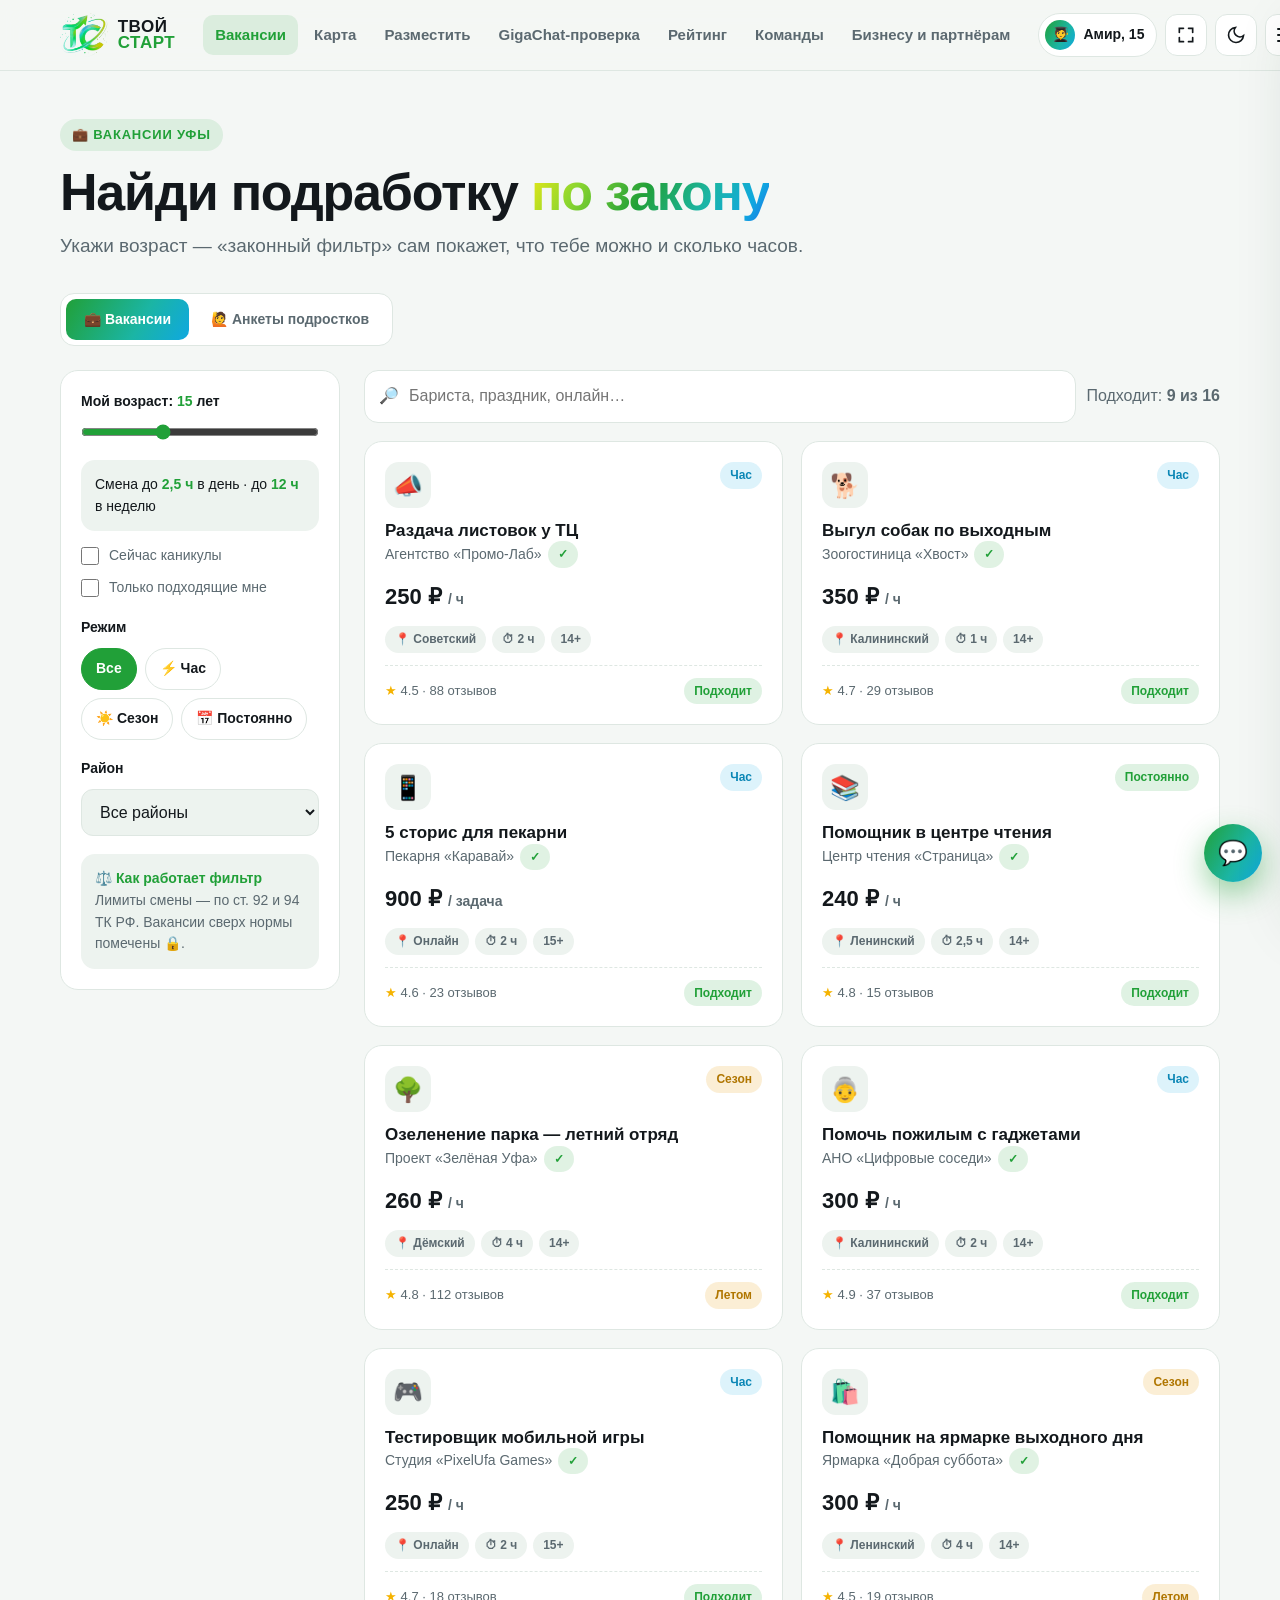
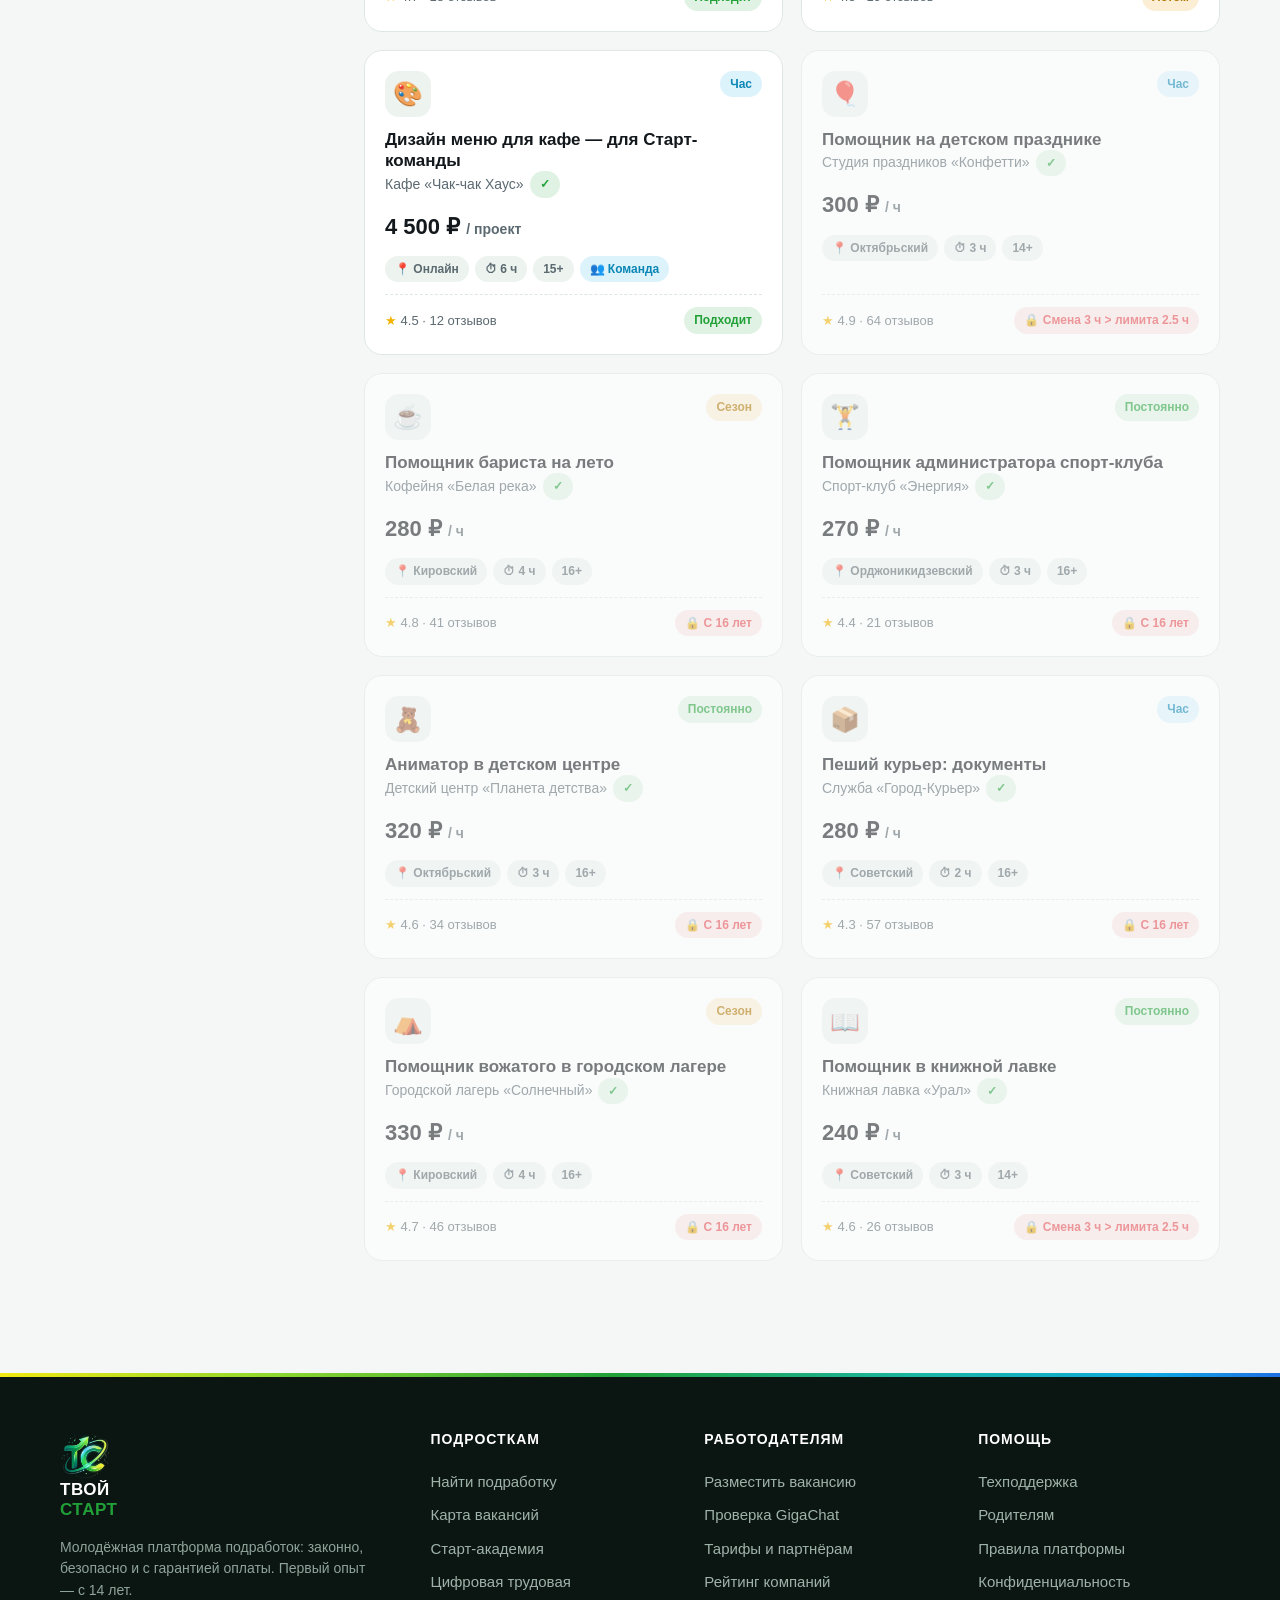
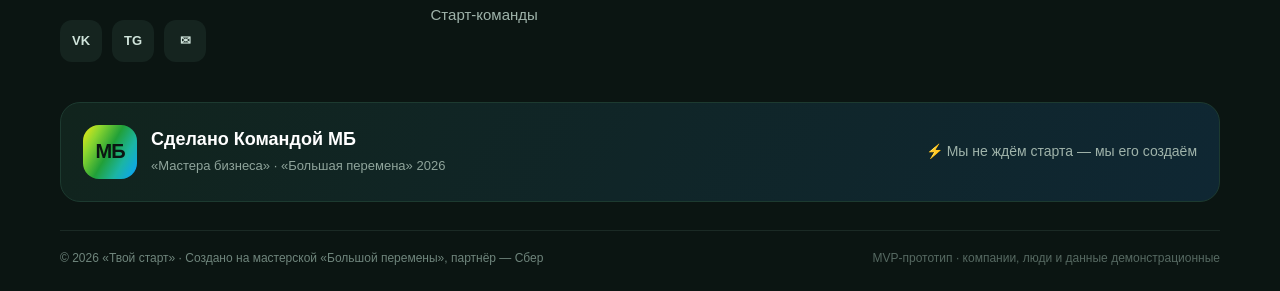
<file: tvoy-start/vacancies.html>
<!DOCTYPE html>
<html lang="ru">
<head>
<meta charset="utf-8">
<meta name="viewport" content="width=device-width,initial-scale=1,viewport-fit=cover">
<title>Вакансии — Твой старт</title>
<meta name="description" content="Подработки для подростков в Уфе с законным фильтром по возрасту.">
<meta name="theme-color" content="#21A038">
<link rel="icon" href="assets/favicon.png">
<link rel="stylesheet" href="css/style.css">
<script>try{document.documentElement.dataset.theme=JSON.parse(localStorage.getItem('ts_theme'))||'light'}catch(e){document.documentElement.dataset.theme='light'}</script>
</head>
<body data-page="vacancies">
<main>
<section class="page-hero"><div class="container"><span class="eyebrow">💼 Вакансии Уфы</span><h1>Найди подработку <span class="grad-text">по закону</span></h1><p class="lead">Укажи возраст — «законный фильтр» сам покажет, что тебе можно и сколько часов.</p></div></section>

<section style="padding-top:8px"><div class="container">
  <div class="tabs"><button class="on" data-tab="vac">💼 Вакансии</button><button data-tab="seek">🙋 Анкеты подростков</button></div>
  <div class="tab-pane on" id="vac"><div class="filters">
    <aside class="panel">
      <h4>Мой возраст: <span id="ageOut" class="green">15</span> лет</h4>
      <input type="range" id="age" min="14" max="17" step="1" aria-label="Возраст">
      <div class="age-box" id="limitOut"></div>
      <label class="check" style="margin-top:14px"><input type="checkbox" id="hol"> Сейчас каникулы</label>
      <label class="check" style="margin-top:10px"><input type="checkbox" id="onlyOk"> Только подходящие мне</label>
      <h4>Режим</h4>
      <div class="chips"><button class="chip" data-mode="all">Все</button><button class="chip" data-mode="hour">⚡ Час</button><button class="chip" data-mode="season">☀️ Сезон</button><button class="chip" data-mode="perm">📅 Постоянно</button></div>
      <h4>Район</h4><div class="field"><select id="fDistrict" aria-label="Район"></select></div>
      <div class="age-box" style="margin-top:18px"><b>⚖️ Как работает фильтр</b><br><span class="muted">Лимиты смены — по ст. 92 и 94 ТК РФ. Вакансии сверх нормы помечены 🔒.</span></div>
    </aside>
    <div>
      <div class="toolbar"><label class="search"><span>🔎</span><input id="q" placeholder="Бариста, праздник, онлайн…" aria-label="Поиск"></label><span class="muted">Подходит: <b id="vacCount">0</b></span></div>
      <div class="vac-grid two" id="vacList"></div>
    </div>
  </div></div>
  <div class="tab-pane" id="seek">
    <div class="toolbar"><p class="muted" style="max-width:620px">Подростки сами рассказывают, чем готовы помочь, — работодатель может пригласить на смену.</p><a class="btn btn-primary btn-sm" href="post.html?as=teen">+ Разместить анкету</a></div>
    <div class="grid g3" id="seekList"></div>
  </div>
</div></section>
</main>
<script src="js/data.js"></script>
<script src="js/app.js"></script>
</body>
</html>
</file>
<file: tvoy-start/css/style.css>
/* ===== Твой старт — MVP · Команда МБ ===== */
:root{
  --g:#21A038; --g-dark:#178A2E; --blue:#0FA8E0; --mint:#42E3B4; --y:#F2E913;
  --grad:linear-gradient(120deg,#F2E913 0%,#8BD62F 22%,#21A038 48%,#1BB5A4 72%,#0FA8E0 90%,#1F6FE5 100%);
  --grad-btn:linear-gradient(120deg,#21A038 0%,#1BB5A4 60%,#0FA8E0 100%);
  --bg:#F4F7F5; --surface:#FFFFFF; --surface2:#EDF3EF; --text:#13181C; --muted:#5B6970;
  --line:#DEE7E2; --shadow:0 10px 30px rgba(16,48,30,.08); --shadow-lg:0 24px 60px rgba(16,48,30,.14);
  --r:18px; --r-sm:12px; --danger:#E5484D; --warn:#E8A317; --ok:#21A038;
  --font:"Inter","SF Pro Display",-apple-system,BlinkMacSystemFont,"Segoe UI",Roboto,"Helvetica Neue",Arial,sans-serif;
}
[data-theme="dark"]{
  --bg:#0C1013; --surface:#141A1F; --surface2:#1B232A; --text:#EBF2EE; --muted:#97A7A0;
  --line:#25303A; --shadow:0 10px 30px rgba(0,0,0,.35); --shadow-lg:0 24px 60px rgba(0,0,0,.5);
}
*{box-sizing:border-box;margin:0;padding:0}
html{scroll-behavior:smooth;-webkit-text-size-adjust:100%}
body{font-family:var(--font);background:var(--bg);color:var(--text);line-height:1.55;font-size:16px;overflow-x:hidden;transition:background .3s,color .3s;min-height:100vh;display:flex;flex-direction:column}
main{flex:1}
img{max-width:100%;display:block}
a{color:inherit;text-decoration:none}
button,input,select,textarea{font:inherit;color:inherit}
button{cursor:pointer;border:none;background:none}
.container{max-width:1200px;margin:0 auto;padding:0 20px}
.muted{color:var(--muted)}
.grad-text{background:var(--grad);-webkit-background-clip:text;background-clip:text;color:transparent}
.green{color:var(--g)}
.sr{position:absolute;width:1px;height:1px;overflow:hidden;clip:rect(0 0 0 0)}

/* ===== Header ===== */
.site-header{position:sticky;top:0;z-index:50;background:color-mix(in srgb,var(--bg) 82%,transparent);backdrop-filter:blur(14px);-webkit-backdrop-filter:blur(14px);border-bottom:1px solid var(--line)}
.header-in{display:flex;align-items:center;gap:16px;height:70px}
.logo{display:flex;align-items:center;gap:10px;flex-shrink:0}
.logo img{height:44px;width:auto}
.logo .lm-dark{display:none}
[data-theme="dark"] .logo .lm-dark{display:block}
[data-theme="dark"] .logo .lm-light{display:none}
.logo-text{font-weight:900;line-height:.95;letter-spacing:.5px;font-size:17px;text-transform:uppercase}
.logo-text b{display:block;color:var(--g);font-weight:900}
.nav{display:flex;gap:4px;margin-left:12px}
.nav a{padding:8px 12px;border-radius:10px;font-weight:600;font-size:15px;color:var(--muted);transition:.2s;white-space:nowrap}
.nav a:hover{color:var(--text);background:var(--surface2)}
.nav a.active{color:var(--g);background:color-mix(in srgb,var(--g) 12%,transparent)}
.h-actions{margin-left:auto;display:flex;align-items:center;gap:8px}
.icon-btn{width:42px;height:42px;border-radius:12px;display:grid;place-items:center;background:var(--surface);border:1px solid var(--line);transition:.2s;font-size:18px}
.icon-btn:hover{border-color:var(--g);transform:translateY(-1px)}
.icon-btn svg{width:20px;height:20px}
.role-chip{display:flex;align-items:center;gap:8px;padding:6px 12px 6px 6px;border-radius:999px;background:var(--surface);border:1px solid var(--line);font-weight:600;font-size:14px}
.role-chip .ava{width:30px;height:30px;border-radius:50%;background:var(--grad-btn);color:#fff;display:grid;place-items:center;font-size:14px}
.burger span{display:block;width:18px;height:2px;background:var(--text);border-radius:2px;transition:.3s}
.burger span+span{margin-top:4px}

/* Drawer */
.drawer-bg{position:fixed;inset:0;background:rgba(5,10,8,.45);opacity:0;pointer-events:none;transition:.3s;z-index:60}
.drawer{position:fixed;top:0;right:0;height:100%;width:min(360px,88vw);background:var(--surface);z-index:61;transform:translateX(105%);transition:transform .35s cubic-bezier(.2,.8,.2,1);display:flex;flex-direction:column;padding:20px;overflow-y:auto;box-shadow:var(--shadow-lg)}
.drawer.open{transform:none}.drawer-bg.open{opacity:1;pointer-events:auto}
.drawer-top{display:flex;justify-content:space-between;align-items:center;margin-bottom:16px}
.drawer nav a{display:flex;align-items:center;gap:12px;padding:12px 14px;border-radius:12px;font-weight:600}
.drawer nav a:hover,.drawer nav a.active{background:var(--surface2);color:var(--g)}
.drawer h4{font-size:12px;text-transform:uppercase;letter-spacing:1px;color:var(--muted);margin:18px 0 8px}
.roles{display:grid;grid-template-columns:repeat(3,1fr);gap:8px}
.roles button{padding:10px 6px;border-radius:12px;border:1px solid var(--line);font-size:13px;font-weight:600;background:var(--surface2)}
.roles button.on{border-color:var(--g);color:var(--g);background:color-mix(in srgb,var(--g) 10%,var(--surface))}

/* ===== Buttons ===== */
.btn{display:inline-flex;align-items:center;justify-content:center;gap:8px;padding:13px 22px;border-radius:14px;font-weight:700;font-size:15px;transition:transform .2s,box-shadow .2s,background .2s;white-space:nowrap;border:1px solid transparent}
.btn:active{transform:scale(.97)}
.btn-primary{background:var(--grad-btn);color:#fff;box-shadow:0 8px 22px rgba(33,160,56,.32)}
.btn-primary:hover{transform:translateY(-2px);box-shadow:0 12px 28px rgba(33,160,56,.4)}
.btn-ghost{background:var(--surface);border-color:var(--line)}
.btn-ghost:hover{border-color:var(--g);color:var(--g)}
.btn-white{background:#fff;color:#0f3b1e}
.btn-sm{padding:9px 14px;font-size:14px;border-radius:11px}
.btn-block{width:100%}
.btn[disabled]{opacity:.5;pointer-events:none}

/* ===== Sections ===== */
section{padding:72px 0}
.sec-head{max-width:720px;margin-bottom:36px}
.sec-head.center{margin:0 auto 40px;text-align:center}
.eyebrow{display:inline-flex;align-items:center;gap:8px;font-size:13px;font-weight:700;letter-spacing:.8px;text-transform:uppercase;color:var(--g);background:color-mix(in srgb,var(--g) 11%,transparent);padding:6px 12px;border-radius:999px;margin-bottom:14px}
h1{font-size:clamp(34px,5.4vw,64px);line-height:1.04;font-weight:900;letter-spacing:-1.2px}
h2{font-size:clamp(26px,3.4vw,42px);line-height:1.1;font-weight:850;letter-spacing:-.6px;margin-bottom:12px}
h3{font-size:20px;line-height:1.25;font-weight:800;margin-bottom:8px}
.lead{font-size:clamp(16px,1.6vw,19px);color:var(--muted)}
.page-hero{padding:48px 0 24px}
.page-hero h1{font-size:clamp(30px,4.4vw,52px);margin-bottom:12px}

/* ===== Hero ===== */
.hero{position:relative;padding:56px 0 64px;overflow:hidden}
.hero::before{content:"";position:absolute;width:780px;height:780px;right:-220px;top:-260px;background:var(--grad);filter:blur(110px);opacity:.28;border-radius:50%;z-index:-1;animation:float 14s ease-in-out infinite alternate}
.hero::after{content:"";position:absolute;width:420px;height:420px;left:-180px;bottom:-200px;background:radial-gradient(circle,#0FA8E0,transparent 70%);filter:blur(60px);opacity:.2;z-index:-1}
@keyframes float{to{transform:translate(-80px,60px) rotate(25deg)}}
.hero-grid{display:grid;grid-template-columns:1.1fr .9fr;gap:40px;align-items:center}
.hero h1 .grad-text{display:inline}
.hero .lead{margin:20px 0 28px;max-width:560px}
.hero-cta{display:flex;flex-wrap:wrap;gap:12px}
.hero-trust{display:flex;flex-wrap:wrap;gap:18px;margin-top:28px;font-size:14px;color:var(--muted)}
.hero-trust span{display:flex;align-items:center;gap:6px}
.hero-trust i{width:22px;height:22px;border-radius:50%;background:color-mix(in srgb,var(--g) 15%,transparent);color:var(--g);display:grid;place-items:center;font-style:normal;font-size:12px;font-weight:900}
.hero-visual{position:relative;display:grid;place-items:center;min-height:420px}
.hero-mark{width:min(360px,80%);filter:drop-shadow(0 30px 50px rgba(33,160,56,.25));animation:bob 6s ease-in-out infinite}
.hm-dark{display:none}
[data-theme="dark"] .hm-dark{display:block}
[data-theme="dark"] .hm-light{display:none}
@keyframes bob{50%{transform:translateY(-12px) rotate(-1.5deg)}}
.float-card{position:absolute;background:var(--surface);border:1px solid var(--line);border-radius:16px;padding:12px 14px;box-shadow:var(--shadow-lg);font-size:13px;display:flex;gap:10px;align-items:center;max-width:250px;animation:bob 7s ease-in-out infinite}
.float-card b{display:block;font-size:14px}
.float-card .fc-ico{width:36px;height:36px;border-radius:10px;display:grid;place-items:center;font-size:18px;flex-shrink:0;background:var(--surface2)}
.fc1{top:6%;left:0;animation-delay:-2s}.fc2{bottom:14%;right:0;animation-delay:-4s}.fc3{bottom:0;left:6%;animation-delay:-1s}

/* Stats */
.stats{display:grid;grid-template-columns:repeat(4,1fr);gap:16px;margin-top:-10px}
.stat{background:var(--surface);border:1px solid var(--line);border-radius:var(--r);padding:22px;box-shadow:var(--shadow)}
.stat b{font-size:clamp(26px,3vw,36px);font-weight:900;display:block;line-height:1.1}
.stat span{color:var(--muted);font-size:14px}
.stat b span{color:inherit;font-size:inherit}
.role-chip{white-space:nowrap}

/* ===== Cards & grids ===== */
.grid{display:grid;gap:20px}
.g2{grid-template-columns:repeat(2,1fr)}.g3{grid-template-columns:repeat(3,1fr)}.g4{grid-template-columns:repeat(4,1fr)}
.card{background:var(--surface);border:1px solid var(--line);border-radius:var(--r);padding:24px;box-shadow:var(--shadow);transition:transform .25s,box-shadow .25s,border-color .25s}
.card.hover:hover{transform:translateY(-4px);box-shadow:var(--shadow-lg);border-color:color-mix(in srgb,var(--g) 40%,var(--line))}
.card p{color:var(--muted)}
.ico{width:52px;height:52px;border-radius:15px;display:grid;place-items:center;font-size:26px;margin-bottom:16px;background:color-mix(in srgb,var(--g) 12%,var(--surface))}
.ico.blue{background:color-mix(in srgb,var(--blue) 14%,var(--surface))}
.ico.yel{background:color-mix(in srgb,var(--y) 28%,var(--surface))}
.mode-card{position:relative;overflow:hidden}
.mode-card .tag{position:absolute;top:18px;right:18px}
.mode-card ul{list-style:none;margin-top:14px;display:grid;gap:8px;font-size:14px}
.mode-card li{display:flex;gap:8px;color:var(--muted)}
.mode-card li::before{content:"✓";color:var(--g);font-weight:900}

/* Steps */
.steps{counter-reset:s;display:grid;grid-template-columns:repeat(4,1fr);gap:20px}
.step{position:relative;padding-top:56px}
.step::before{counter-increment:s;content:counter(s);position:absolute;top:0;left:24px;width:44px;height:44px;border-radius:14px;background:var(--grad-btn);color:#fff;font-weight:900;display:grid;place-items:center;font-size:20px;box-shadow:0 8px 20px rgba(33,160,56,.3)}

/* Badges / chips */
.badge{display:inline-flex;align-items:center;gap:5px;padding:4px 10px;border-radius:999px;font-size:12px;font-weight:700;background:var(--surface2);color:var(--muted);white-space:nowrap}
.badge.ok{background:color-mix(in srgb,var(--ok) 14%,transparent);color:var(--ok)}
.badge.blue{background:color-mix(in srgb,var(--blue) 14%,transparent);color:#0A86B5}
[data-theme="dark"] .badge.blue{color:#5CCBF2}
.badge.warn{background:color-mix(in srgb,var(--warn) 18%,transparent);color:#B07600}
[data-theme="dark"] .badge.warn{color:#F3C04E}
.badge.bad{background:color-mix(in srgb,var(--danger) 14%,transparent);color:var(--danger)}
.badge.grad{background:var(--grad-btn);color:#fff}
.chips{display:flex;flex-wrap:wrap;gap:8px}
.chip{padding:9px 14px;border-radius:999px;border:1px solid var(--line);background:var(--surface);font-size:14px;font-weight:600;transition:.2s}
.chip:hover{border-color:var(--g)}
.chip.on{background:var(--g);border-color:var(--g);color:#fff}

/* ===== Vacancy cards ===== */
.vac-grid{display:grid;grid-template-columns:repeat(3,1fr);gap:18px}
.vac{background:var(--surface);border:1px solid var(--line);border-radius:var(--r);padding:20px;display:flex;flex-direction:column;gap:12px;transition:.25s;cursor:pointer;position:relative}
.vac:hover{transform:translateY(-4px);box-shadow:var(--shadow-lg);border-color:color-mix(in srgb,var(--g) 45%,var(--line))}
.vac-grid.two{grid-template-columns:repeat(2,1fr)}
.vac.locked{opacity:.55}
.vac-top{display:flex;justify-content:space-between;gap:10px;align-items:flex-start}
.vac-emoji{width:46px;height:46px;border-radius:14px;background:var(--surface2);display:grid;place-items:center;font-size:24px;flex-shrink:0}
.vac h3{font-size:17px;margin:0}
.vac .comp{font-size:14px;color:var(--muted);display:flex;align-items:center;gap:6px;flex-wrap:wrap}
.vac .pay{font-size:22px;font-weight:900}
.vac .pay small{font-size:14px;font-weight:600;color:var(--muted)}
.vac-meta{display:flex;flex-wrap:wrap;gap:6px}
.vac-foot{display:flex;justify-content:space-between;align-items:center;margin-top:auto;padding-top:12px;border-top:1px dashed var(--line);font-size:13px;color:var(--muted)}
.star{color:#F5B301}
.new-dot{position:absolute;top:-8px;left:18px}

/* Filters */
.filters{display:grid;grid-template-columns:280px 1fr;gap:24px;align-items:start}
.panel{background:var(--surface);border:1px solid var(--line);border-radius:var(--r);padding:20px;position:sticky;top:90px}
.panel h4{font-size:14px;margin:18px 0 10px}
.panel h4:first-child{margin-top:0}
.age-box{background:var(--surface2);border-radius:14px;padding:14px;margin-top:12px;font-size:14px}
.age-box b{color:var(--g)}
input[type=range]{width:100%;accent-color:var(--g)}
.toolbar{display:flex;flex-wrap:wrap;gap:10px;align-items:center;justify-content:space-between;margin-bottom:18px}
.search{flex:1;min-width:200px;display:flex;align-items:center;gap:10px;background:var(--surface);border:1px solid var(--line);border-radius:14px;padding:0 14px}
.search input{border:none;background:none;outline:none;padding:13px 0;width:100%}
.empty{text-align:center;padding:50px 20px;color:var(--muted)}

/* ===== Forms ===== */
.form{display:grid;gap:16px}
.row2{display:grid;grid-template-columns:1fr 1fr;gap:16px}
.field label{display:block;font-size:13px;font-weight:700;margin-bottom:6px;color:var(--muted)}
.field input,.field select,.field textarea{width:100%;padding:13px 14px;border-radius:12px;border:1px solid var(--line);background:var(--surface2);outline:none;transition:.2s}
.field textarea{min-height:110px;resize:vertical}
.field input:focus,.field select:focus,.field textarea:focus{border-color:var(--g);background:var(--surface);box-shadow:0 0 0 4px color-mix(in srgb,var(--g) 15%,transparent)}
.hint{font-size:12px;color:var(--muted);margin-top:5px}
.check{display:flex;gap:10px;align-items:flex-start;font-size:14px;color:var(--muted)}
.check input{accent-color:var(--g);width:18px;height:18px;margin-top:2px;flex-shrink:0}

/* Tabs */
.tabs{display:inline-flex;background:var(--surface);border:1px solid var(--line);border-radius:14px;padding:5px;gap:4px;margin-bottom:24px;flex-wrap:wrap}
.tabs button{padding:10px 18px;border-radius:10px;font-weight:700;font-size:14px;color:var(--muted);transition:.2s}
.tabs button.on{background:var(--grad-btn);color:#fff}
.tab-pane{display:none}.tab-pane.on{display:block;animation:fade .35s}
@keyframes fade{from{opacity:0;transform:translateY(8px)}}

/* Legal checklist */
.legal{display:grid;gap:10px}
.lg{display:flex;gap:10px;align-items:flex-start;padding:12px;border-radius:12px;background:var(--surface2);font-size:14px}
.lg .dot{width:22px;height:22px;border-radius:50%;flex-shrink:0;display:grid;place-items:center;font-size:12px;font-weight:900;color:#fff;background:var(--muted)}
.lg.ok .dot{background:var(--ok)}.lg.warn .dot{background:var(--warn)}.lg.bad .dot{background:var(--danger)}
.lg b{display:block;font-size:14px}
.lg span{color:var(--muted);font-size:13px}

/* ===== GigaChat ===== */
.gc-band{position:relative;border-radius:28px;padding:44px;overflow:hidden;color:#fff;background:linear-gradient(130deg,#0B3D2A 0%,#0E5C4A 45%,#0B5F8C 100%)}
.gc-band::after{content:"";position:absolute;right:-120px;top:-120px;width:420px;height:420px;background:var(--grad);filter:blur(90px);opacity:.45;border-radius:50%}
.gc-band>*{position:relative;z-index:1}
.gc-band p{color:rgba(255,255,255,.82)}
.gc-logo{display:flex;align-items:center;gap:12px;font-weight:900;font-size:22px;letter-spacing:.5px}
.gc-logo img{width:48px;height:48px;object-fit:contain}
.gc-grid{display:grid;grid-template-columns:1.2fr .8fr;gap:30px;align-items:center}
.gc-orb{width:min(240px,70%);margin:0 auto;animation:spin 30s linear infinite;filter:drop-shadow(0 20px 40px rgba(66,227,180,.35))}
@keyframes spin{to{transform:rotate(360deg)}}
.gc-panel{display:grid;grid-template-columns:1fr 1fr;gap:24px;align-items:start}
.gc-result{min-height:260px}
.scan{height:6px;border-radius:6px;background:var(--surface2);overflow:hidden;margin:14px 0}
.scan i{display:block;height:100%;width:0;background:var(--grad);transition:width .25s}
.score{display:flex;align-items:center;gap:16px;margin-bottom:14px}
.score-num{width:84px;height:84px;border-radius:50%;display:grid;place-items:center;font-size:26px;font-weight:900;color:#fff;flex-shrink:0}
.gc-powered{display:inline-flex;align-items:center;gap:8px;font-size:13px;font-weight:700;color:var(--muted)}
.gc-powered img{width:22px;height:22px}

/* ===== Map ===== */
.map-wrap{display:grid;grid-template-columns:1.25fr .75fr;gap:24px;align-items:start}
.map-card{background:var(--surface);border:1px solid var(--line);border-radius:24px;padding:16px;box-shadow:var(--shadow);position:relative}
.map-svg{width:100%;height:auto;display:block}
.district{fill:color-mix(in srgb,var(--g) 9%,var(--surface2));stroke:var(--surface);stroke-width:3;transition:fill .25s;cursor:pointer}
.district:hover,.district.on{fill:color-mix(in srgb,var(--g) 24%,var(--surface2))}
.d-label{font-size:13px;font-weight:800;fill:var(--muted);pointer-events:none;paint-order:stroke;stroke:var(--surface);stroke-width:4px;stroke-linejoin:round}
.river{fill:none;stroke:#7CCBEB;stroke-width:14;stroke-linecap:round;opacity:.8}
[data-theme="dark"] .river{stroke:#1E5C78}
.pin{cursor:pointer;transition:transform .2s;transform-box:fill-box;transform-origin:50% 100%}
.pin:hover{transform:scale(1.25)}
.pin circle.pulse{animation:pulse 2s ease-out infinite;transform-box:fill-box;transform-origin:center}
@keyframes pulse{0%{opacity:.6;transform:scale(.6)}100%{opacity:0;transform:scale(2.2)}}
.map-legend{display:flex;flex-wrap:wrap;gap:12px;font-size:13px;color:var(--muted);margin-top:10px}
.map-legend i{display:inline-block;width:10px;height:10px;border-radius:50%;margin-right:5px}
.map-list{display:grid;gap:10px;max-height:620px;overflow-y:auto;padding-right:4px}
.mini-vac{display:flex;gap:12px;align-items:center;padding:12px;border-radius:14px;background:var(--surface);border:1px solid var(--line);cursor:pointer;transition:.2s}
.mini-vac:hover,.mini-vac.on{border-color:var(--g);transform:translateX(3px)}
.mini-vac .vac-emoji{width:40px;height:40px;font-size:20px}
.mini-vac b{display:block;font-size:14px;line-height:1.3}
.mini-vac span{font-size:13px;color:var(--muted)}
.roadmap{display:grid;grid-template-columns:repeat(3,1fr);gap:16px}
.rm{position:relative;padding:22px;border-radius:var(--r);background:var(--surface);border:1px solid var(--line)}
.rm.now{border-color:var(--g);box-shadow:0 0 0 4px color-mix(in srgb,var(--g) 14%,transparent)}
.rm .when{font-size:13px;font-weight:700;color:var(--g)}
.progress{height:8px;background:var(--surface2);border-radius:8px;overflow:hidden;margin-top:12px}
.progress i{display:block;height:100%;background:var(--grad-btn);border-radius:8px}

/* ===== Ratings ===== */
.rate-row{display:grid;grid-template-columns:44px 1fr auto;gap:16px;align-items:center;padding:16px 20px;border-bottom:1px solid var(--line)}
.rate-row:last-child{border-bottom:none}
.place{width:40px;height:40px;border-radius:12px;display:grid;place-items:center;font-weight:900;background:var(--surface2)}
.place.p1{background:linear-gradient(135deg,#FFE27A,#F5B301);color:#5a3f00}
.place.p2{background:linear-gradient(135deg,#E8EEF2,#B8C4CC);color:#38444c}
.place.p3{background:linear-gradient(135deg,#F7C59F,#D9864C);color:#5b2e0d}
.crit{display:grid;grid-template-columns:repeat(4,1fr);gap:10px;margin-top:8px}
.crit div{font-size:12px;color:var(--muted)}
.bar{height:6px;background:var(--surface2);border-radius:6px;overflow:hidden;margin-top:4px}
.bar i{display:block;height:100%;background:var(--grad-btn)}
.big-rate{font-size:26px;font-weight:900;text-align:right}
.big-rate small{display:block;font-size:12px;color:var(--muted);font-weight:600}
.review{padding:18px;border-radius:16px;background:var(--surface2)}
.review .who{display:flex;gap:10px;align-items:center;margin-bottom:8px;font-size:14px}
.ava-s{width:36px;height:36px;border-radius:50%;display:grid;place-items:center;font-weight:800;color:#fff;background:var(--grad-btn);flex-shrink:0}

/* ===== Profile / timeline ===== */
.profile-head{display:flex;gap:20px;align-items:center;flex-wrap:wrap}
.ava-xl{width:96px;height:96px;border-radius:28px;background:var(--grad);display:grid;place-items:center;font-size:38px;font-weight:900;color:#fff;box-shadow:var(--shadow-lg)}
.ring{--p:96;width:120px;height:120px;border-radius:50%;background:conic-gradient(var(--g) calc(var(--p)*1%),var(--surface2) 0);display:grid;place-items:center}
.ring div{width:94px;height:94px;border-radius:50%;background:var(--surface);display:grid;place-items:center;text-align:center;font-weight:900;font-size:24px;line-height:1}
.ring small{display:block;font-size:11px;color:var(--muted);font-weight:600}
.timeline{position:relative;padding-left:28px;display:grid;gap:16px}
.timeline::before{content:"";position:absolute;left:9px;top:6px;bottom:6px;width:2px;background:var(--line)}
.tl{position:relative}
.tl::before{content:"";position:absolute;left:-25px;top:20px;width:14px;height:14px;border-radius:50%;background:var(--g);box-shadow:0 0 0 4px color-mix(in srgb,var(--g) 20%,var(--bg))}
.badges{display:flex;flex-wrap:wrap;gap:10px}
.bdg{display:flex;align-items:center;gap:8px;padding:10px 14px;border-radius:14px;background:var(--surface2);font-weight:700;font-size:14px}
.bdg.off{opacity:.4;filter:grayscale(1)}

/* Switch */
.switch-row{display:flex;justify-content:space-between;align-items:center;gap:16px;padding:14px 0;border-bottom:1px solid var(--line)}
.switch-row:last-child{border-bottom:none}
.switch{position:relative;width:50px;height:28px;flex-shrink:0}
.switch input{opacity:0;width:0;height:0}
.switch i{position:absolute;inset:0;background:var(--line);border-radius:28px;transition:.25s;cursor:pointer}
.switch i::after{content:"";position:absolute;left:3px;top:3px;width:22px;height:22px;border-radius:50%;background:#fff;transition:.25s;box-shadow:0 2px 6px rgba(0,0,0,.2)}
.switch input:checked+i{background:var(--g)}
.switch input:checked+i::after{transform:translateX(22px)}
.switch input:disabled+i{opacity:.5;cursor:not-allowed}
.meter{height:12px;background:var(--surface2);border-radius:12px;overflow:hidden}
.meter i{display:block;height:100%;background:var(--grad-btn);border-radius:12px;transition:width .6s}

/* Accordion */
.acc{border:1px solid var(--line);border-radius:16px;background:var(--surface);overflow:hidden}
.acc+.acc{margin-top:10px}
.acc summary{padding:18px 20px;font-weight:700;cursor:pointer;list-style:none;display:flex;justify-content:space-between;gap:12px}
.acc summary::-webkit-details-marker{display:none}
.acc summary::after{content:"+";font-size:22px;line-height:1;color:var(--g);transition:.25s}
.acc[open] summary::after{transform:rotate(45deg)}
.acc p{padding:0 20px 18px;color:var(--muted)}

/* Chat */
.chat{display:flex;flex-direction:column;height:520px;background:var(--surface);border:1px solid var(--line);border-radius:24px;overflow:hidden;box-shadow:var(--shadow)}
.chat-head{display:flex;gap:12px;align-items:center;padding:16px 18px;background:var(--grad-btn);color:#fff}
.chat-head .ava-s{background:rgba(255,255,255,.22)}
.chat-body{flex:1;overflow-y:auto;padding:18px;display:flex;flex-direction:column;gap:10px}
.msg{max-width:84%;padding:11px 14px;border-radius:16px;font-size:14px;line-height:1.45;animation:fade .3s}
.msg.bot{background:var(--surface2);border-bottom-left-radius:4px}
.msg.me{background:var(--g);color:#fff;margin-left:auto;border-bottom-right-radius:4px}
.chat-quick{display:flex;gap:6px;flex-wrap:wrap;padding:0 18px 10px}
.chat-quick button{font-size:12px;padding:6px 10px;border-radius:999px;border:1px solid var(--line);font-weight:600}
.chat-form{display:flex;gap:8px;padding:12px;border-top:1px solid var(--line)}
.chat-form input{flex:1;padding:12px 14px;border-radius:12px;border:1px solid var(--line);background:var(--surface2);outline:none}
.typing{display:flex;gap:4px;padding:14px}
.typing i{width:7px;height:7px;border-radius:50%;background:var(--muted);animation:blink 1s infinite}
.typing i:nth-child(2){animation-delay:.15s}.typing i:nth-child(3){animation-delay:.3s}
@keyframes blink{50%{opacity:.25}}

/* Pricing */
.price{display:flex;flex-direction:column;gap:14px}
.price.hot{border:2px solid var(--g);position:relative;transform:translateY(-8px)}
.price .sum{font-size:38px;font-weight:900;line-height:1}
.price .sum small{font-size:15px;color:var(--muted);font-weight:600}
.price ul{list-style:none;display:grid;gap:8px;font-size:14px;color:var(--muted);flex:1}
.price li::before{content:"✓ ";color:var(--g);font-weight:900}

/* Activity feed */
.feed{display:grid;gap:10px;max-height:380px;overflow:hidden;position:relative}
.feed::after{content:"";position:absolute;left:0;right:0;bottom:0;height:60px;background:linear-gradient(transparent,var(--bg))}
.feed-item{display:flex;gap:12px;align-items:center;padding:12px 14px;border-radius:14px;background:var(--surface);border:1px solid var(--line);font-size:14px;animation:slideIn .45s cubic-bezier(.2,.8,.2,1)}
.feed-item time{margin-left:auto;font-size:12px;color:var(--muted);white-space:nowrap}
@keyframes slideIn{from{opacity:0;transform:translateY(-14px)}}
.live{display:inline-flex;align-items:center;gap:8px;font-weight:700;font-size:14px}
.live i{width:9px;height:9px;border-radius:50%;background:var(--danger);box-shadow:0 0 0 0 rgba(229,72,77,.6);animation:live 1.6s infinite}
@keyframes live{70%{box-shadow:0 0 0 10px rgba(229,72,77,0)}100%{box-shadow:0 0 0 0 rgba(229,72,77,0)}}

/* CTA band */
.cta{border-radius:28px;padding:48px;background:var(--grad);color:#fff;position:relative;overflow:hidden;display:flex;justify-content:space-between;align-items:center;gap:24px;flex-wrap:wrap}
.cta h2{color:#fff;text-shadow:0 2px 14px rgba(0,60,30,.25)}
.cta p{color:rgba(255,255,255,.92);font-weight:500}
.cta::before{content:"";position:absolute;inset:0;background:linear-gradient(90deg,rgba(0,60,30,.35),transparent 70%)}
.cta>*{position:relative}

/* ===== Modal ===== */
.modal-bg{position:fixed;inset:0;background:rgba(5,12,9,.55);backdrop-filter:blur(4px);z-index:80;display:none;align-items:center;justify-content:center;padding:16px}
.modal-bg.open{display:flex;animation:fade .25s}
.modal{background:var(--surface);border-radius:24px;max-width:640px;width:100%;max-height:92vh;overflow-y:auto;padding:28px;position:relative;box-shadow:var(--shadow-lg)}
.modal .close{position:absolute;top:14px;right:14px}
.five{display:grid;gap:10px;margin:18px 0}
.five div{display:grid;grid-template-columns:130px 1fr;gap:12px;padding:12px 14px;border-radius:12px;background:var(--surface2);font-size:14px}
.five b{color:var(--muted);font-weight:700}

/* Toasts */
.toasts{position:fixed;left:16px;bottom:16px;z-index:90;display:grid;gap:10px;max-width:min(360px,calc(100vw - 32px))}
.toast{display:flex;gap:12px;align-items:center;padding:12px 16px;border-radius:16px;background:var(--surface);border:1px solid var(--line);box-shadow:var(--shadow-lg);font-size:14px;animation:toastIn .4s cubic-bezier(.2,.8,.2,1)}
.toast.main{border-color:var(--g)}
.toast.out{animation:toastOut .35s forwards}
@keyframes toastIn{from{opacity:0;transform:translateY(20px) scale(.96)}}
@keyframes toastOut{to{opacity:0;transform:translateX(-30px)}}
.fab{position:fixed;right:18px;bottom:18px;z-index:55;width:58px;height:58px;border-radius:50%;background:var(--grad-btn);color:#fff;display:grid;place-items:center;font-size:24px;box-shadow:0 12px 30px rgba(33,160,56,.45);transition:.2s}
.fab:hover{transform:scale(1.08)}

/* ===== Footer ===== */
.site-footer{margin-top:40px;background:#0B1512;color:#C9D6D0;padding:56px 0 24px;position:relative;overflow:hidden}
.site-footer::before{content:"";position:absolute;top:0;left:0;right:0;height:4px;background:var(--grad)}
.f-grid{display:grid;grid-template-columns:1.4fr 1fr 1fr 1fr;gap:32px}
.f-grid h5{color:#fff;font-size:14px;margin-bottom:14px;text-transform:uppercase;letter-spacing:1px}
.f-grid a{display:block;padding:5px 0;color:#9FB3AA;font-size:15px;transition:.2s}
.f-grid a:hover{color:var(--mint)}
.f-brand .logo-text{color:#fff}
.f-brand p{font-size:14px;color:#8FA49B;margin:14px 0 18px;max-width:320px}
.f-social{display:flex;gap:10px}
.f-social a{width:42px;height:42px;border-radius:12px;background:#15241F;display:grid;place-items:center;padding:0;font-size:13px;font-weight:800;color:#CFE3DA}
.f-social a:hover{background:var(--g);color:#fff}
.mb-team{margin-top:40px;padding:22px;border-radius:20px;background:linear-gradient(120deg,#11241D,#0F2733);border:1px solid #1D3A30;display:flex;align-items:center;justify-content:space-between;gap:16px;flex-wrap:wrap}
.mb-logo{display:flex;align-items:center;gap:14px}
.mb-badge{width:54px;height:54px;border-radius:16px;background:var(--grad);display:grid;place-items:center;font-weight:900;font-size:20px;color:#0B1512;letter-spacing:-1px;animation:mbspin 6s ease-in-out infinite}
@keyframes mbspin{50%{transform:rotate(-8deg) scale(1.06)}}
.mb-logo b{color:#fff;font-size:18px;display:block}
.mb-logo span{font-size:13px;color:#8FA49B}
.f-bottom{margin-top:28px;padding-top:18px;border-top:1px solid #1B2A25;display:flex;justify-content:space-between;gap:12px;flex-wrap:wrap;font-size:12px;color:#6F857C}
.f-bottom .mvp{opacity:.75}

/* Reveal */
.reveal{opacity:0;transform:translateY(24px);transition:opacity .7s ease,transform .7s ease}
.reveal.in{opacity:1;transform:none}

/* Print (цифровая трудовая) */
@media print{
  .site-header,.site-footer,.fab,.toasts,.no-print{display:none!important}
  body{background:#fff;color:#000}
  .card{box-shadow:none}
}

/* ===== Responsive ===== */
@media (max-width:1180px){
  .nav{display:none}
  .role-chip .rc-name{display:none}
}
@media (max-width:980px){
  .hero-grid,.gc-grid,.gc-panel,.map-wrap,.filters{grid-template-columns:1fr}
  .hero-visual{min-height:340px;order:-1}
  .stats,.g4,.steps{grid-template-columns:repeat(2,1fr)}
  .g3,.vac-grid,.roadmap{grid-template-columns:repeat(2,1fr)}
  .f-grid{grid-template-columns:1fr 1fr}
  .panel{position:static}
  .price.hot{transform:none}
}
@media (max-width:640px){
  section{padding:52px 0}
  .container{padding:0 16px}
  .header-in{height:62px;gap:10px}
  .logo img{height:38px}
  .logo-text{font-size:15px}
  .role-chip,.h-fs{display:none}
  .icon-btn{width:40px;height:40px}
  .g2,.g3,.g4,.vac-grid,.vac-grid.two,.roadmap,.row2{grid-template-columns:1fr}
  .stats{grid-template-columns:1fr 1fr;gap:10px}
  .stat{padding:16px}
  .steps{grid-template-columns:1fr}
  .hero{padding:28px 0 40px}
  .hero-visual{min-height:280px}
  .float-card{max-width:190px;font-size:12px;padding:9px 11px}
  .fc1,.fc3{display:none}
  .fc2{bottom:4%;right:0}
  .hero-mark{width:min(250px,66%)}
  .hero-cta .btn{flex:1}
  .gc-band,.cta{padding:28px 22px;border-radius:22px}
  .f-grid{grid-template-columns:1fr 1fr;gap:22px}
  .f-brand{grid-column:1/-1}
  .rate-row{grid-template-columns:40px 1fr;padding:14px}
  .big-rate{grid-column:2;text-align:left}
  .crit{grid-template-columns:1fr 1fr}
  .five div{grid-template-columns:1fr;gap:2px}
  .modal{padding:22px 18px;border-radius:20px}
  .chat{height:480px}
  .tabs{display:flex;width:100%}
  .tabs button{flex:1;padding:10px 8px}
  .fab{width:52px;height:52px;right:14px;bottom:14px}
}
@media (prefers-reduced-motion:reduce){*{animation:none!important;transition:none!important}.reveal{opacity:1;transform:none}}
</file>
